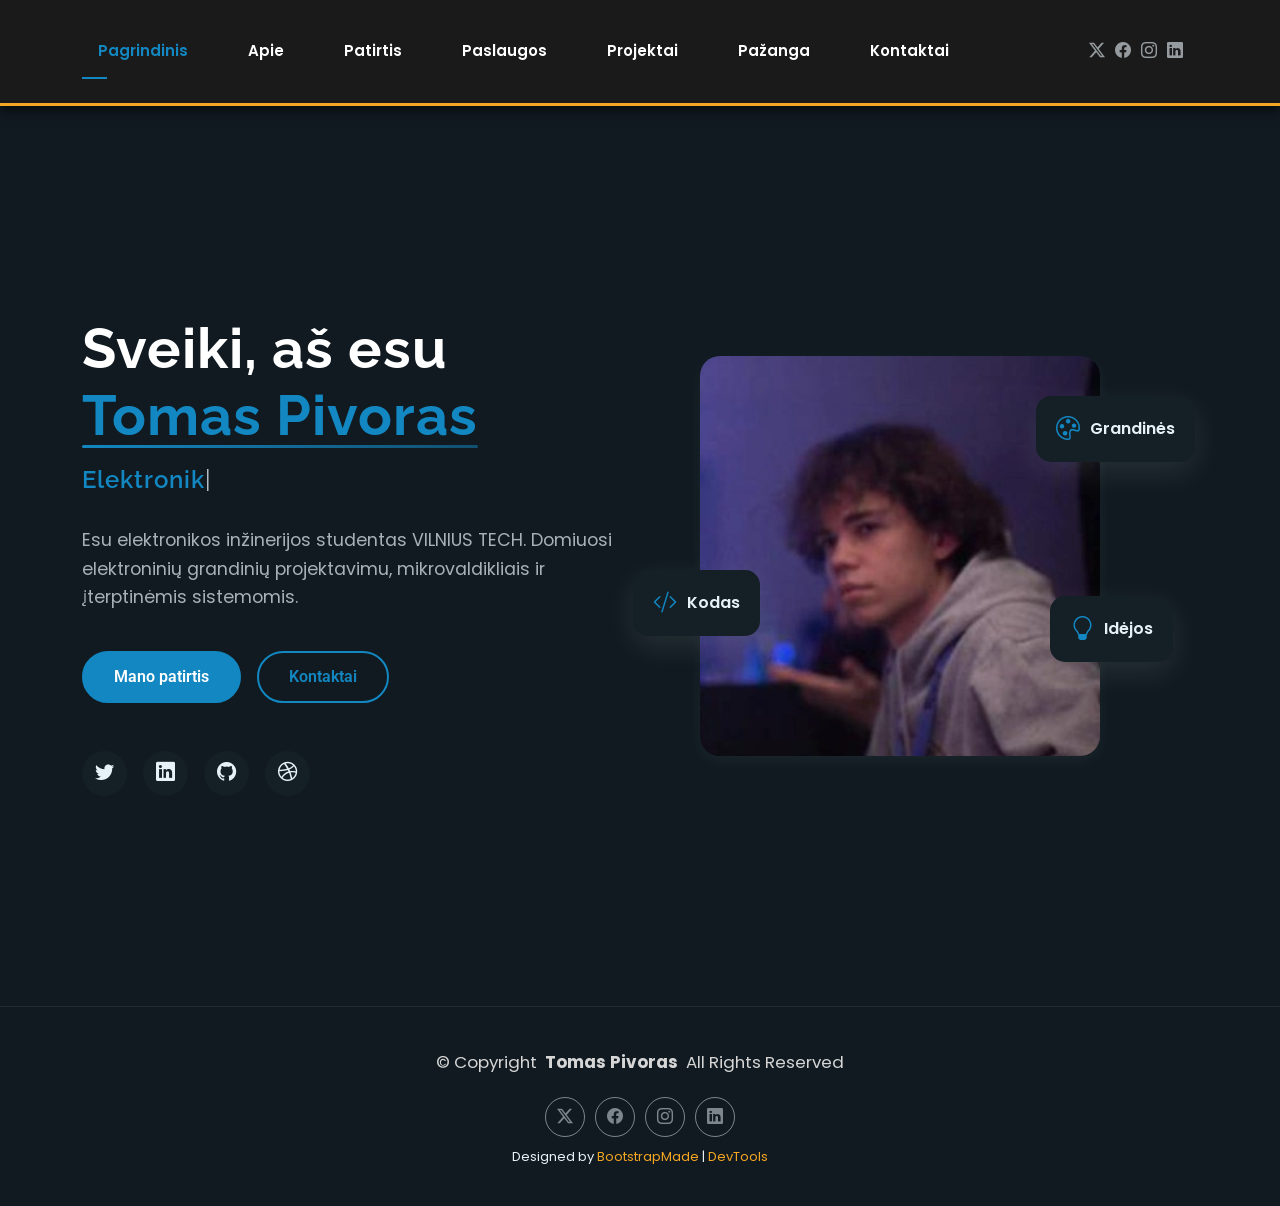
<file: index.html>
<!DOCTYPE html>
<html lang="lt">

<head>
  <meta charset="utf-8">
  <meta content="width=device-width, initial-scale=1.0" name="viewport">
  <title>Mano CV</title>
  <meta name="description" content="Tomas Pivoras CV puslapis">
  <meta name="keywords" content="CV, elektronikos inžinierius, Tomas Pivoras">
  <meta name="author" content="Tomas Pivoras">

  <!-- Favicons -->
  <link href="assets/img/favicon.png" rel="icon">
  <link href="assets/img/apple-touch-icon.png" rel="apple-touch-icon">

  <!-- Fonts -->
  <link href="https://fonts.googleapis.com" rel="preconnect">
  <link href="https://fonts.gstatic.com" rel="preconnect" crossorigin>
  <link href="https://fonts.googleapis.com/css2?family=Roboto:ital,wght@0,100;0,300;0,400;0,500;0,700;0,900;1,100;1,300;1,400;1,500;1,700;1,900&family=Poppins:ital,wght@0,100;0,200;0,300;0,400;0,500;0,600;0,700;0,800;0,900;1,100;1,200;1,300;1,400;1,500;1,600;1,700;1,800;1,900&family=Raleway:ital,wght@0,100;0,200;0,300;0,400;0,500;0,600;0,700;0,800;0,900;1,100;1,200;1,300;1,400;1,500;1,600;1,700;1,800;1,900&display=swap" rel="stylesheet">

  <!-- Vendor CSS Files -->
  <link href="assets/vendor/bootstrap/css/bootstrap.min.css" rel="stylesheet">
  <link href="assets/vendor/bootstrap-icons/bootstrap-icons.css" rel="stylesheet">
  <link href="assets/vendor/aos/aos.css" rel="stylesheet">
  <link href="assets/vendor/swiper/swiper-bundle.min.css" rel="stylesheet">
  <link href="assets/vendor/glightbox/css/glightbox.min.css" rel="stylesheet">

  <!-- Main CSS File -->
  <link href="assets/css/main.css" rel="stylesheet">
  <link href="assets/css/custom.css" rel="stylesheet">

  <!-- =======================================================
  * Template Name: FolioOne
  * Template URL: https://bootstrapmade.com/folioone-bootstrap-portfolio-website-template/
  * Updated: Aug 23 2025 with Bootstrap v5.3.7
  * Author: BootstrapMade.com
  * License: https://bootstrapmade.com/license/
  ======================================================== -->
</head>

<body class="index-page">

  <header id="header" class="header d-flex align-items-center light-background sticky-top">
    <div class="container position-relative d-flex align-items-center justify-content-between">

      <!-- <a href="index.html" class="logo d-flex align-items-center me-auto me-xl-0">
      <img src="assets/img/logo.webp" alt="">
      <h1 class="sitename">FolioOne</h1> 
    </a> -->

      <nav id="navmenu" class="navmenu">
        <ul>
          <li><a href="index.html" class="active">Pagrindinis</a></li>
          <li><a href="about.html">Apie</a></li>
          <li><a href="resume.html">Patirtis</a></li>
          <li><a href="services.html">Paslaugos</a></li>
          <li><a href="portfolio.html">Projektai</a></li>
          <li><a href="progress.html">Pažanga</a></li>
          <li><a href="contact.html">Kontaktai</a></li>
        </ul>
        <i class="mobile-nav-toggle d-xl-none bi bi-list"></i>
      </nav>

      <div class="header-social-links">
        <a href="#" class="twitter"><i class="bi bi-twitter-x"></i></a>
        <a href="#" class="facebook"><i class="bi bi-facebook"></i></a>
        <a href="#" class="instagram"><i class="bi bi-instagram"></i></a>
        <a href="#" class="linkedin"><i class="bi bi-linkedin"></i></a>
      </div>

    </div>
  </header>

  <main class="main">

    <!-- Hero Section -->
    <section id="hero" class="hero section">

      <div class="container" data-aos="fade-up" data-aos-delay="100">

        <div class="row gy-4 align-items-center">
          <div class="col-lg-6 order-2 order-lg-1">
            <div class="hero-content">
              <h1 data-aos="fade-up" data-aos-delay="200">Sveiki, aš esu <span class="highlight">Tomas Pivoras</span></h1>
              <h2 data-aos="fade-up" data-aos-delay="300"><span class="typed" data-typed-items="Elektronikos inžinierius"></span></h2>
              <p data-aos="fade-up" data-aos-delay="400">Esu elektronikos inžinerijos studentas VILNIUS TECH. Domiuosi elektroninių grandinių projektavimu, mikrovaldikliais ir įterptinėmis sistemomis.</p>
              <div class="hero-actions" data-aos="fade-up" data-aos-delay="500">
                <a href="resume.html" class="btn btn-primary">Mano patirtis</a>
                <a href="contact.html" class="btn btn-outline">Kontaktai</a>
              </div>
              <div class="social-links" data-aos="fade-up" data-aos-delay="600">
                <a href="#"><i class="bi bi-twitter"></i></a>
                <a href="#"><i class="bi bi-linkedin"></i></a>
                <a href="#"><i class="bi bi-github"></i></a>
                <a href="#"><i class="bi bi-dribbble"></i></a>
              </div>
            </div>
          </div>
          <div class="col-lg-6 order-1 order-lg-2">
            <div class="hero-image" data-aos="zoom-in" data-aos-delay="300">
              <div class="image-wrapper">
                <img src="assets/img/profile.jpg" alt="Tomas Pivoras portretas" width="400" height="400" class="img-fluid">
                <div class="floating-elements">
                  <div class="floating-card design" data-aos="fade-left" data-aos-delay="700">
                    <i class="bi bi-palette"></i>
                    <span>Grandinės</span>
                  </div>
                  <div class="floating-card code" data-aos="fade-right" data-aos-delay="800">
                    <i class="bi bi-code-slash"></i>
                    <span>Kodas</span>
                  </div>
                  <div class="floating-card creativity" data-aos="fade-up" data-aos-delay="900">
                    <i class="bi bi-lightbulb"></i>
                    <span>Idėjos</span>
                  </div>
                </div>
              </div>
            </div>
          </div>
        </div>

      </div>

    </section><!-- /Hero Section -->

  </main>

  <footer id="footer" class="footer">

    <div class="container">
      <div class="copyright text-center ">
        <p>© <span>Copyright</span> <strong class="px-1 sitename">Tomas Pivoras</strong> <span>All Rights Reserved<br></span></p>
      </div>
      <div class="social-links d-flex justify-content-center">
        <a href=""><i class="bi bi-twitter-x"></i></a>
        <a href=""><i class="bi bi-facebook"></i></a>
        <a href=""><i class="bi bi-instagram"></i></a>
        <a href=""><i class="bi bi-linkedin"></i></a>
      </div>
      <div class="credits">
        <!-- All the links in the footer should remain intact. -->
        <!-- You can delete the links only if you've purchased the pro version. -->
        <!-- Licensing information: https://bootstrapmade.com/license/ -->
        <!-- Purchase the pro version with working PHP/AJAX contact form: [buy-url] -->
        Designed by <a href="https://bootstrapmade.com/">BootstrapMade</a> | <a href="https://bootstrapmade.com/tools/">DevTools</a>
      </div>
    </div>

  </footer>

  <!-- Scroll Top -->
  <a href="#" id="scroll-top" class="scroll-top d-flex align-items-center justify-content-center"><i class="bi bi-arrow-up-short"></i></a>

  <!-- Preloader -->
  <div id="preloader"></div>

  <!-- Vendor JS Files -->
  <script src="assets/vendor/bootstrap/js/bootstrap.bundle.min.js"></script>
  <script src="assets/vendor/php-email-form/validate.js"></script>
  <script src="assets/vendor/aos/aos.js"></script>
  <script src="assets/vendor/typed.js/typed.umd.js"></script>
  <script src="assets/vendor/waypoints/noframework.waypoints.js"></script>
  <script src="assets/vendor/purecounter/purecounter_vanilla.js"></script>
  <script src="assets/vendor/swiper/swiper-bundle.min.js"></script>
  <script src="assets/vendor/imagesloaded/imagesloaded.pkgd.min.js"></script>
  <script src="assets/vendor/isotope-layout/isotope.pkgd.min.js"></script>
  <script src="assets/vendor/glightbox/js/glightbox.min.js"></script>

  <!-- Main JS File -->
  <script src="assets/js/main.js"></script>

</body>

</html>
</file>
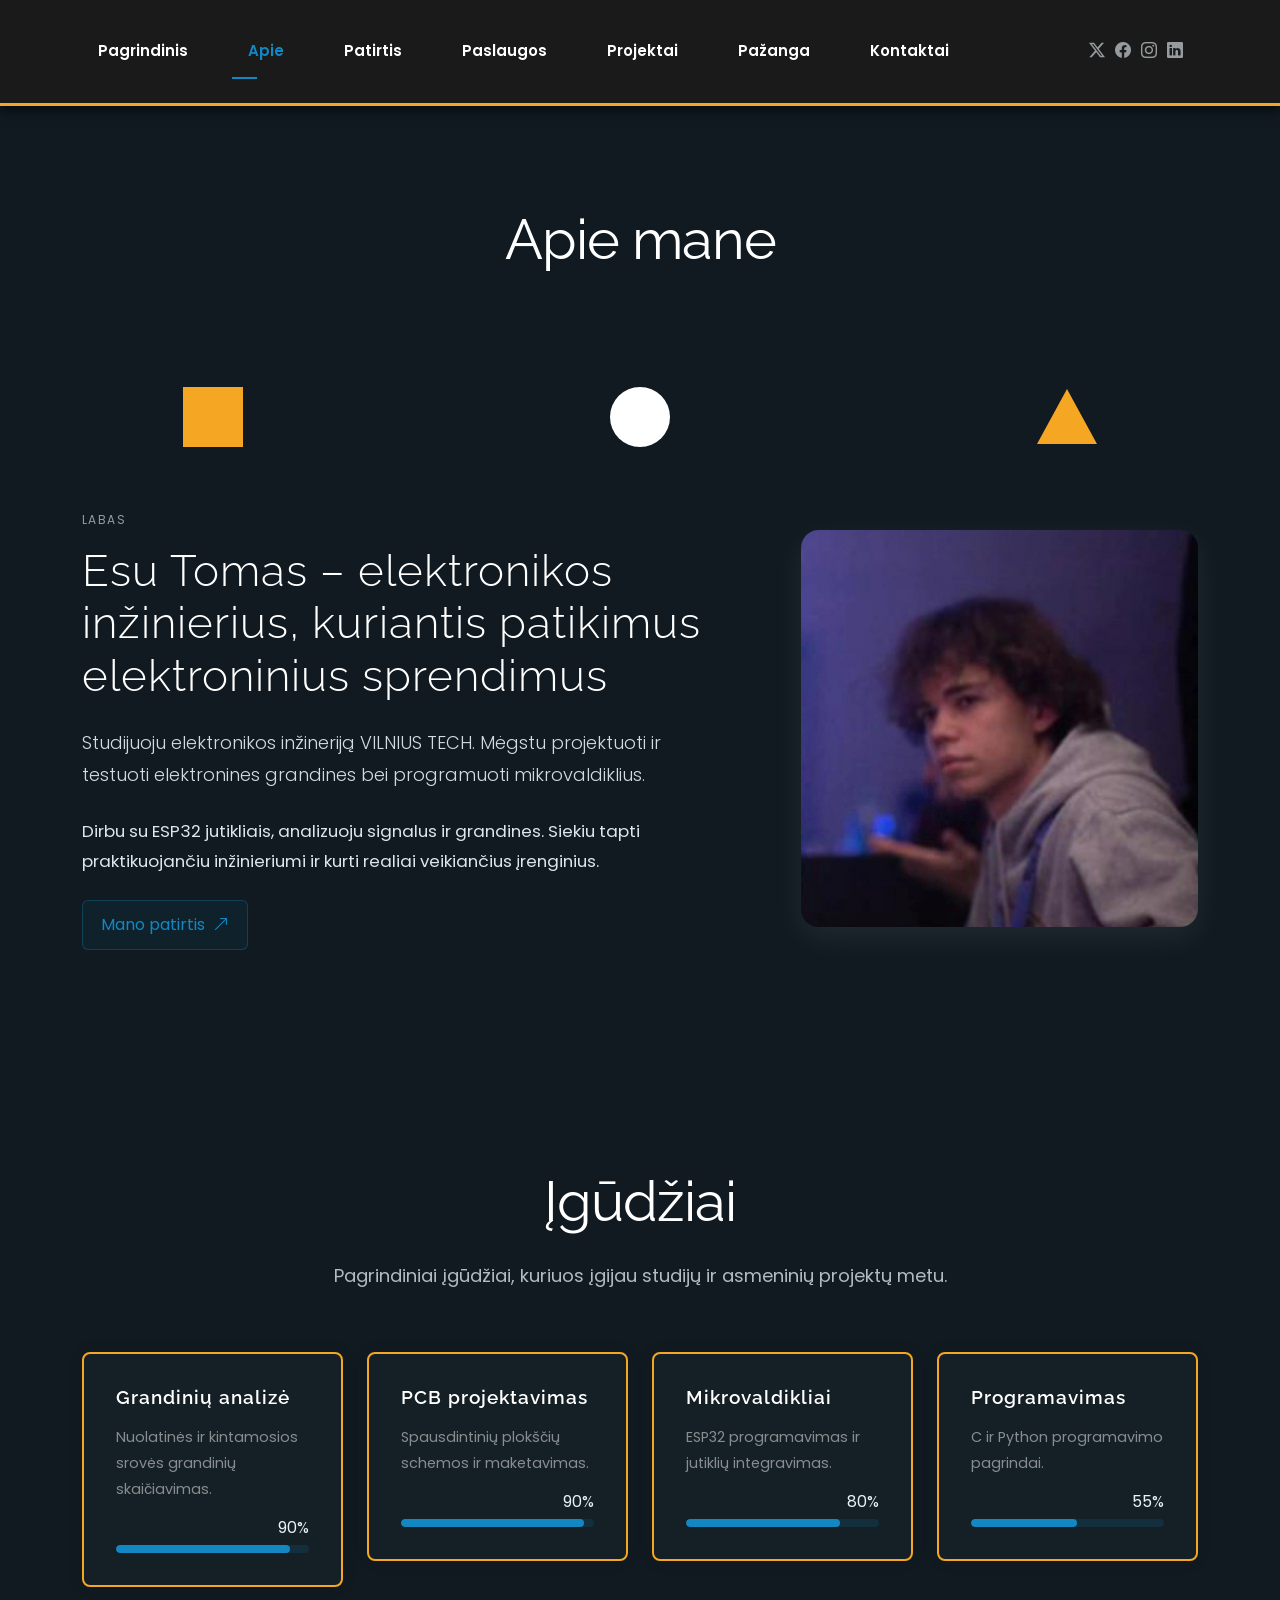
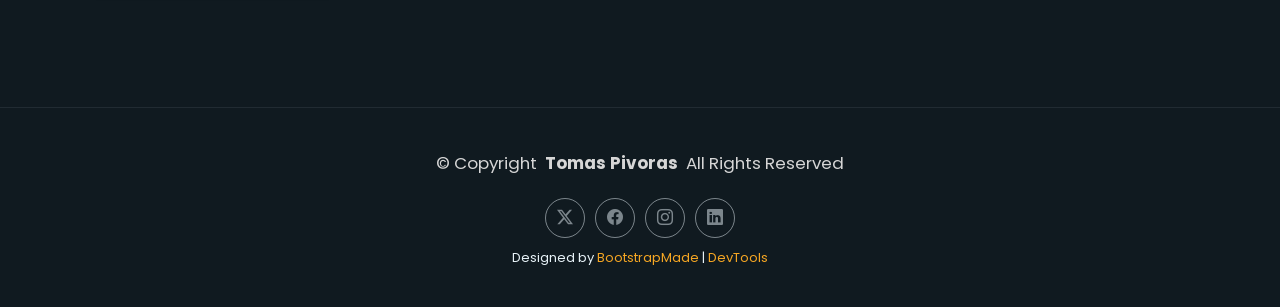
<file: about.html>
<!DOCTYPE html>
<html lang="en">

<head>
  <meta charset="utf-8">
  <meta content="width=device-width, initial-scale=1.0" name="viewport">
  <title>Apie - Mano CV</title>
  <meta name="description" content="Tomas Pivoras CV puslapis">
  <meta name="keywords" content="">

  <!-- Favicons -->
  <link href="assets/img/favicon.png" rel="icon">
  <link href="assets/img/apple-touch-icon.png" rel="apple-touch-icon">

  <!-- Fonts -->
  <link href="https://fonts.googleapis.com" rel="preconnect">
  <link href="https://fonts.gstatic.com" rel="preconnect" crossorigin>
  <link href="https://fonts.googleapis.com/css2?family=Roboto:ital,wght@0,100;0,300;0,400;0,500;0,700;0,900;1,100;1,300;1,400;1,500;1,700;1,900&family=Poppins:ital,wght@0,100;0,200;0,300;0,400;0,500;0,600;0,700;0,800;0,900;1,100;1,200;1,300;1,400;1,500;1,600;1,700;1,800;1,900&family=Raleway:ital,wght@0,100;0,200;0,300;0,400;0,500;0,600;0,700;0,800;0,900;1,100;1,200;1,300;1,400;1,500;1,600;1,700;1,800;1,900&display=swap" rel="stylesheet">

  <!-- Vendor CSS Files -->
  <link href="assets/vendor/bootstrap/css/bootstrap.min.css" rel="stylesheet">
  <link href="assets/vendor/bootstrap-icons/bootstrap-icons.css" rel="stylesheet">
  <link href="assets/vendor/aos/aos.css" rel="stylesheet">
  <link href="assets/vendor/swiper/swiper-bundle.min.css" rel="stylesheet">
  <link href="assets/vendor/glightbox/css/glightbox.min.css" rel="stylesheet">

  <!-- Main CSS File -->
  <link href="assets/css/main.css" rel="stylesheet">
  <link href="assets/css/custom.css" rel="stylesheet">

  <!-- =======================================================
  * Template Name: FolioOne
  * Template URL: https://bootstrapmade.com/folioone-bootstrap-portfolio-website-template/
  * Updated: Aug 23 2025 with Bootstrap v5.3.7
  * Author: BootstrapMade.com
  * License: https://bootstrapmade.com/license/
  ======================================================== -->
</head>

<body class="about-page">

  <header id="header" class="header d-flex align-items-center light-background sticky-top">
    <div class="container position-relative d-flex align-items-center justify-content-between">

      <!-- <a href="index.html" class="logo d-flex align-items-center me-auto me-xl-0">
      <img src="assets/img/logo.webp" alt="">
      <h1 class="sitename">FolioOne</h1> 
    </a> -->

      <nav id="navmenu" class="navmenu">
        <ul>
          <li><a href="index.html">Pagrindinis</a></li>
          <li><a href="about.html" class="active">Apie</a></li>
          <li><a href="resume.html">Patirtis</a></li>
          <li><a href="services.html">Paslaugos</a></li>
          <li><a href="portfolio.html">Projektai</a></li>
          <li><a href="progress.html">Pažanga</a></li>
          <li><a href="contact.html">Kontaktai</a></li>
        </ul>
        <i class="mobile-nav-toggle d-xl-none bi bi-list"></i>
      </nav>

      <div class="header-social-links">
        <a href="#" class="twitter"><i class="bi bi-twitter-x"></i></a>
        <a href="#" class="facebook"><i class="bi bi-facebook"></i></a>
        <a href="#" class="instagram"><i class="bi bi-instagram"></i></a>
        <a href="#" class="linkedin"><i class="bi bi-linkedin"></i></a>
      </div>

    </div>
  </header>

  <main class="main">

    <!-- About Section -->
    <section id="about" class="about section">

      <!-- Section Title -->
      <div class="container section-title" data-aos="fade-up">
        <h2>Apie mane</h2>
      </div><!-- End Section Title -->

      <div class="shapes"><div class="shape shape-square"></div><div class="shape shape-circle"></div><div class="shape shape-triangle"></div></div>
      <div class="container" data-aos="fade-up" data-aos-delay="100">

        <!-- Intro + Photo -->
        <div class="row align-items-center justify-content-between gy-5 mb-5">
          <div class="col-lg-7" data-aos="fade-right" data-aos-delay="150">
            <div class="intro-content">
              <span class="eyebrow">Labas</span>
              <h2 class="headline">Esu Tomas – elektronikos inžinierius, kuriantis patikimus elektroninius sprendimus</h2>
              <p class="lead">
                Studijuoju elektronikos inžineriją VILNIUS TECH. Mėgstu projektuoti ir testuoti elektronines grandines bei programuoti mikrovaldiklius.
              </p>
              <p>
                Dirbu su ESP32 jutikliais, analizuoju signalus ir grandines. Siekiu tapti praktikuojančiu inžinieriumi ir kurti realiai veikiančius įrenginius.
              </p>

              <div class="cta-group">
                <a href="resume.html" class="btn-ghost">
                  Mano patirtis <i class="bi bi-arrow-up-right"></i>
                </a>
              </div>
            </div>
          </div>

          <div class="col-lg-5" data-aos="zoom-in" data-aos-delay="250">
            <figure class="profile-figure text-center text-lg-end">
              <img src="assets/img/profile.jpg" alt="Tomas Pivoras portretas" width="400" height="400" class="img-fluid profile-photo">
            </figure>
          </div>
        </div>
        <!-- End Intro + Photo -->
      </div>
    </section><!-- /About Section -->

    <!-- Skills Section -->
    <section id="skills" class="skills section">

      <!-- Section Title -->
      <div class="container section-title" data-aos="fade-up">
        <h2>Įgūdžiai</h2>
        <p>Pagrindiniai įgūdžiai, kuriuos įgijau studijų ir asmeninių projektų metu.</p>
      </div><!-- End Section Title -->

      <div class="container" data-aos="fade-up" data-aos-delay="100">

        <div class="row g-4 skills-animation">

          <div class="col-md-6 col-lg-3" data-aos="fade-up" data-aos-delay="100">
            <div class="skill-box">
              <h3>Grandinių analizė</h3>
              <p>Nuolatinės ir kintamosios srovės grandinių skaičiavimas.</p>
              <span class="text-end d-block">90%</span>
              <div class="progress">
                <div class="progress-bar" role="progressbar" aria-valuenow="90" aria-valuemin="0" aria-valuemax="100"></div>
              </div>
            </div>
          </div>

          <div class="col-md-6 col-lg-3" data-aos="fade-up" data-aos-delay="200">
            <div class="skill-box">
              <h3>PCB projektavimas</h3>
              <p>Spausdintinių plokščių schemos ir maketavimas.</p>
              <span class="text-end d-block">90%</span>
              <div class="progress">
                <div class="progress-bar" role="progressbar" aria-valuenow="95" aria-valuemin="0" aria-valuemax="100"></div>
              </div>
            </div>
          </div>

          <div class="col-md-6 col-lg-3" data-aos="fade-up" data-aos-delay="300">
            <div class="skill-box">
              <h3>Mikrovaldikliai</h3>
              <p>ESP32 programavimas ir jutiklių integravimas.</p>
              <span class="text-end d-block">80%</span>
              <div class="progress">
                <div class="progress-bar" role="progressbar" aria-valuenow="80" aria-valuemin="0" aria-valuemax="100"></div>
              </div>
            </div>
          </div>

          <div class="col-md-6 col-lg-3" data-aos="fade-up" data-aos-delay="400">
            <div class="skill-box">
              <h3>Programavimas</h3>
              <p>C ir Python programavimo pagrindai.</p>
              <span class="text-end d-block">55%</span>
              <div class="progress">
                <div class="progress-bar" role="progressbar" aria-valuenow="55" aria-valuemin="0" aria-valuemax="100">
                </div>
              </div>
            </div>
          </div>

        </div>

      </div>

    </section><!-- /Skills Section -->
  </main>

  <footer id="footer" class="footer">

    <div class="container">
      <div class="copyright text-center ">
        <p>© <span>Copyright</span> <strong class="px-1 sitename">Tomas Pivoras</strong> <span>All Rights Reserved<br></span></p>
      </div>
      <div class="social-links d-flex justify-content-center">
        <a href=""><i class="bi bi-twitter-x"></i></a>
        <a href=""><i class="bi bi-facebook"></i></a>
        <a href=""><i class="bi bi-instagram"></i></a>
        <a href=""><i class="bi bi-linkedin"></i></a>
      </div>
      <div class="credits">
        <!-- All the links in the footer should remain intact. -->
        <!-- You can delete the links only if you've purchased the pro version. -->
        <!-- Licensing information: https://bootstrapmade.com/license/ -->
        <!-- Purchase the pro version with working PHP/AJAX contact form: [buy-url] -->
        Designed by <a href="https://bootstrapmade.com/">BootstrapMade</a> | <a href="https://bootstrapmade.com/tools/">DevTools</a>
      </div>
    </div>

  </footer>

  <!-- Scroll Top -->
  <a href="#" id="scroll-top" class="scroll-top d-flex align-items-center justify-content-center"><i class="bi bi-arrow-up-short"></i></a>

  <!-- Preloader -->
  <div id="preloader"></div>

  <!-- Vendor JS Files -->
  <script src="assets/vendor/bootstrap/js/bootstrap.bundle.min.js"></script>
  <script src="assets/vendor/php-email-form/validate.js"></script>
  <script src="assets/vendor/aos/aos.js"></script>
  <script src="assets/vendor/typed.js/typed.umd.js"></script>
  <script src="assets/vendor/waypoints/noframework.waypoints.js"></script>
  <script src="assets/vendor/purecounter/purecounter_vanilla.js"></script>
  <script src="assets/vendor/swiper/swiper-bundle.min.js"></script>
  <script src="assets/vendor/imagesloaded/imagesloaded.pkgd.min.js"></script>
  <script src="assets/vendor/isotope-layout/isotope.pkgd.min.js"></script>
  <script src="assets/vendor/glightbox/js/glightbox.min.js"></script>

  <!-- Main JS File -->
  <script src="assets/js/main.js"></script>

</body>

</html>
</file>
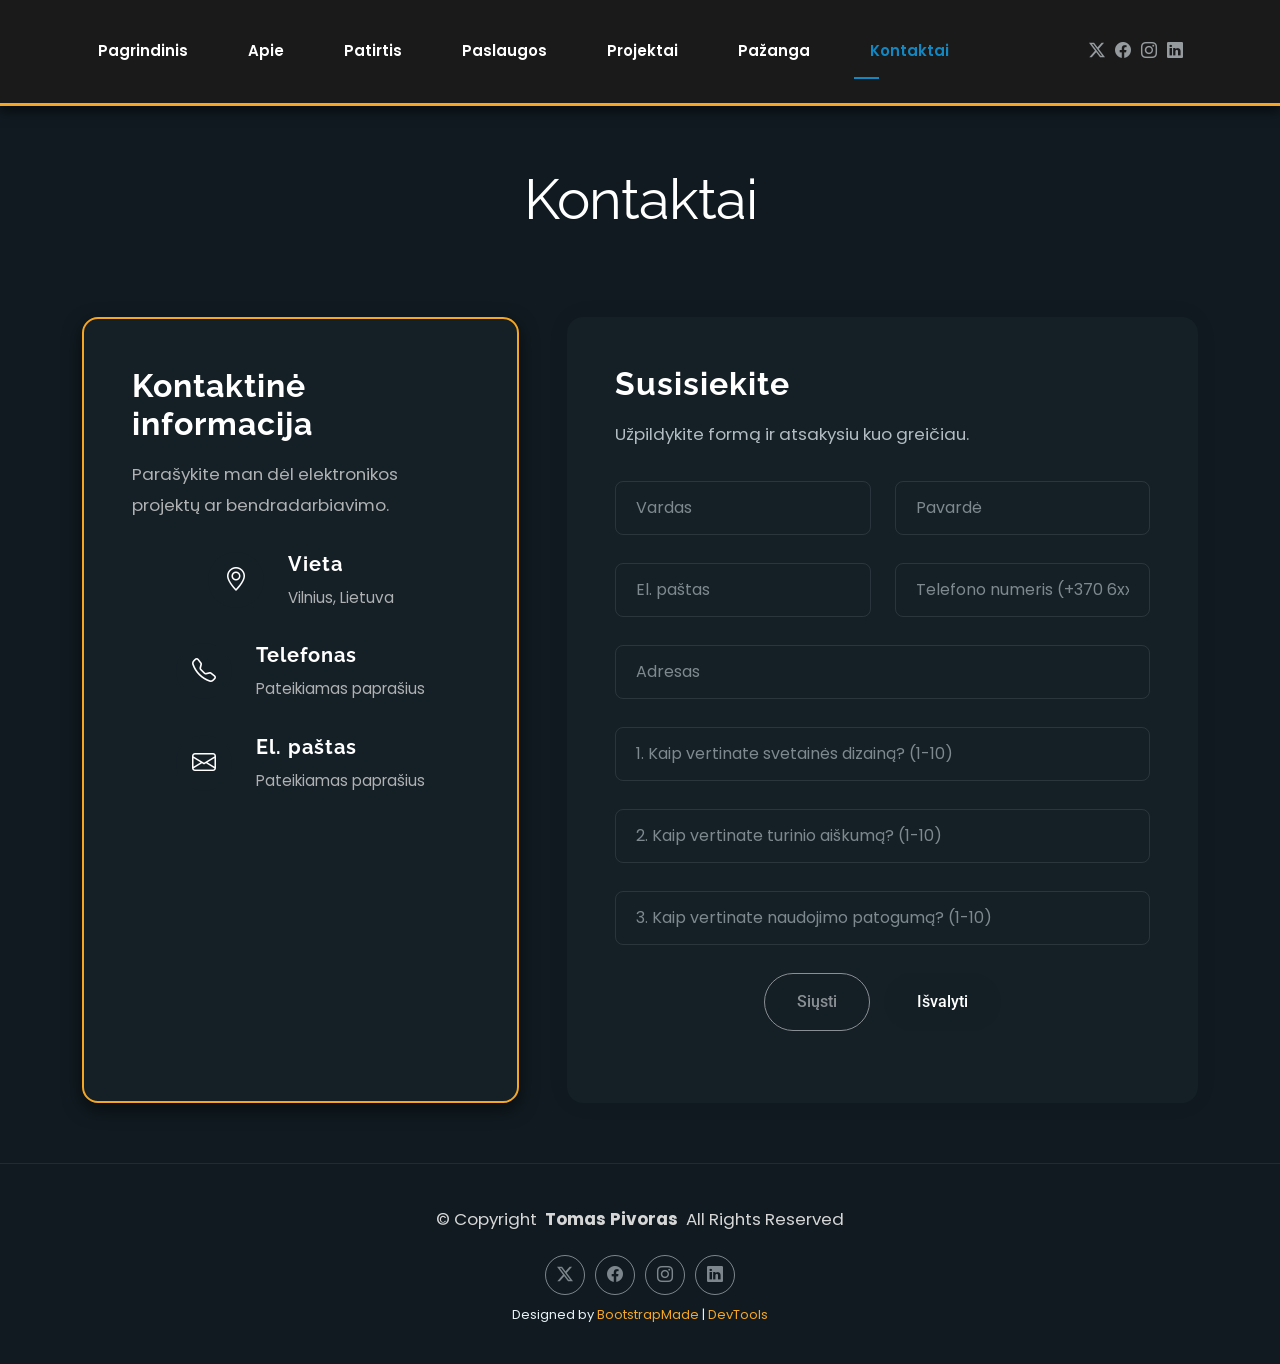
<file: contact.html>
<!DOCTYPE html>
<html lang="en">

<head>
  <meta charset="utf-8">
  <meta content="width=device-width, initial-scale=1.0" name="viewport">
  <title>Kontaktai - Mano CV</title>
  <meta name="description" content="Tomas Pivoras CV puslapis">
  <meta name="keywords" content="">

  <!-- Favicons -->
  <link href="assets/img/favicon.png" rel="icon">
  <link href="assets/img/apple-touch-icon.png" rel="apple-touch-icon">

  <!-- Fonts -->
  <link href="https://fonts.googleapis.com" rel="preconnect">
  <link href="https://fonts.gstatic.com" rel="preconnect" crossorigin>
  <link href="https://fonts.googleapis.com/css2?family=Roboto:ital,wght@0,100;0,300;0,400;0,500;0,700;0,900;1,100;1,300;1,400;1,500;1,700;1,900&family=Poppins:ital,wght@0,100;0,200;0,300;0,400;0,500;0,600;0,700;0,800;0,900;1,100;1,200;1,300;1,400;1,500;1,600;1,700;1,800;1,900&family=Raleway:ital,wght@0,100;0,200;0,300;0,400;0,500;0,600;0,700;0,800;0,900;1,100;1,200;1,300;1,400;1,500;1,600;1,700;1,800;1,900&display=swap" rel="stylesheet">

  <!-- Vendor CSS Files -->
  <link href="assets/vendor/bootstrap/css/bootstrap.min.css" rel="stylesheet">
  <link href="assets/vendor/bootstrap-icons/bootstrap-icons.css" rel="stylesheet">
  <link href="assets/vendor/aos/aos.css" rel="stylesheet">
  <link href="assets/vendor/swiper/swiper-bundle.min.css" rel="stylesheet">
  <link href="assets/vendor/glightbox/css/glightbox.min.css" rel="stylesheet">

  <!-- Main CSS File -->
  <link href="assets/css/main.css" rel="stylesheet">
  <link href="assets/css/custom.css" rel="stylesheet">

  <!-- =======================================================
  * Template Name: FolioOne
  * Template URL: https://bootstrapmade.com/folioone-bootstrap-portfolio-website-template/
  * Updated: Aug 23 2025 with Bootstrap v5.3.7
  * Author: BootstrapMade.com
  * License: https://bootstrapmade.com/license/
  ======================================================== -->
</head>

<body class="contact-page">

  <header id="header" class="header d-flex align-items-center light-background sticky-top">
    <div class="container position-relative d-flex align-items-center justify-content-between">

      <!-- <a href="index.html" class="logo d-flex align-items-center me-auto me-xl-0">
      <img src="assets/img/logo.webp" alt="">
      <h1 class="sitename">FolioOne</h1> 
    </a> -->

      <nav id="navmenu" class="navmenu">
        <ul>
          <li><a href="index.html">Pagrindinis</a></li>
          <li><a href="about.html">Apie</a></li>
          <li><a href="resume.html">Patirtis</a></li>
          <li><a href="services.html">Paslaugos</a></li>
          <li><a href="portfolio.html">Projektai</a></li>
          <li><a href="progress.html">Pažanga</a></li>
          <li><a href="contact.html" class="active">Kontaktai</a></li>
        </ul>
        <i class="mobile-nav-toggle d-xl-none bi bi-list"></i>
      </nav>

      <div class="header-social-links">
        <a href="#" class="twitter"><i class="bi bi-twitter-x"></i></a>
        <a href="#" class="facebook"><i class="bi bi-facebook"></i></a>
        <a href="#" class="instagram"><i class="bi bi-instagram"></i></a>
        <a href="#" class="linkedin"><i class="bi bi-linkedin"></i></a>
      </div>

    </div>
  </header>

  <main class="main">

    <!-- Contact Section -->
    <section id="contact" class="contact section">

      <!-- Section Title -->
      <div class="container section-title" data-aos="fade-up">
        <h2>Kontaktai</h2>
      </div><!-- End Section Title -->

      <div class="container" data-aos="fade-up" data-aos-delay="100">

        <div class="row g-4 g-lg-5">
          <div class="col-lg-5">
            <div class="info-box" data-aos="fade-up" data-aos-delay="200">
              <h3>Kontaktinė informacija</h3>
              <p>Parašykite man dėl elektronikos projektų ar bendradarbiavimo.</p>

              <div class="info-item" data-aos="fade-up" data-aos-delay="300">
                <div class="icon-box">
                  <i class="bi bi-geo-alt"></i>
                </div>
                <div class="content">
                  <h4>Vieta</h4>
                  <p>Vilnius, Lietuva</p>
                </div>
              </div>

              <div class="info-item" data-aos="fade-up" data-aos-delay="400">
                <div class="icon-box">
                  <i class="bi bi-telephone"></i>
                </div>
                <div class="content">
                  <h4>Telefonas</h4>
                  <p>Pateikiamas paprašius</p>
                </div>
              </div>

              <div class="info-item" data-aos="fade-up" data-aos-delay="500">
                <div class="icon-box">
                  <i class="bi bi-envelope"></i>
                </div>
                <div class="content">
                  <h4>El. paštas</h4>
                  <p>Pateikiamas paprašius</p>
                </div>
              </div>
            </div>
          </div>

          <div class="col-lg-7">
            <div class="contact-form" data-aos="fade-up" data-aos-delay="300">
              <h3>Susisiekite</h3>
              <p>Užpildykite formą ir atsakysiu kuo greičiau.</p>

              <form id="kontaktu-forma" novalidate>
                <div class="row gy-4">

                  <div class="col-md-6">
                    <input type="text" name="vardas" class="form-control" placeholder="Vardas" required>
                  </div>

                  <div class="col-md-6">
                    <input type="text" name="pavarde" class="form-control" placeholder="Pavardė" required>
                  </div>

                  <div class="col-md-6">
                    <input type="email" name="email" class="form-control" placeholder="El. paštas" required>
                  </div>

                  <div class="col-md-6">
                    <input type="text" name="telefonas" class="form-control" placeholder="Telefono numeris (+370 6xx xxxxx)" maxlength="14" inputmode="numeric" required>
                  </div>

                  <div class="col-12">
                    <input type="text" name="adresas" class="form-control" placeholder="Adresas" required>
                  </div>

                  <div class="col-12">
                    <input type="number" name="k1" class="form-control" placeholder="1. Kaip vertinate svetainės dizainą? (1-10)" min="1" max="10" step="1" required>
                  </div>

                  <div class="col-12">
                    <input type="number" name="k2" class="form-control" placeholder="2. Kaip vertinate turinio aiškumą? (1-10)" min="1" max="10" step="1" required>
                  </div>

                  <div class="col-12">
                    <input type="number" name="k3" class="form-control" placeholder="3. Kaip vertinate naudojimo patogumą? (1-10)" min="1" max="10" step="1" required>
                  </div>

                  <div class="col-12 text-center">
                    <button type="submit" id="siusti" class="btn" disabled>Siųsti</button>
                    <button type="button" id="isvalyti" class="btn">Išvalyti</button>
                  </div>

                </div>
              </form>

              <div id="rezultatas" class="mt-4"></div>

            </div>
          </div>

        </div>

      </div>

    </section><!-- /Contact Section -->

  </main>

  <footer id="footer" class="footer">

    <div class="container">
      <div class="copyright text-center ">
        <p>© <span>Copyright</span> <strong class="px-1 sitename">Tomas Pivoras</strong> <span>All Rights Reserved<br></span></p>
      </div>
      <div class="social-links d-flex justify-content-center">
        <a href=""><i class="bi bi-twitter-x"></i></a>
        <a href=""><i class="bi bi-facebook"></i></a>
        <a href=""><i class="bi bi-instagram"></i></a>
        <a href=""><i class="bi bi-linkedin"></i></a>
      </div>
      <div class="credits">
        <!-- All the links in the footer should remain intact. -->
        <!-- You can delete the links only if you've purchased the pro version. -->
        <!-- Licensing information: https://bootstrapmade.com/license/ -->
        <!-- Purchase the pro version with working PHP/AJAX contact form: [buy-url] -->
        Designed by <a href="https://bootstrapmade.com/">BootstrapMade</a> | <a href="https://bootstrapmade.com/tools/">DevTools</a>
      </div>
    </div>

  </footer>

  <!-- Scroll Top -->
  <a href="#" id="scroll-top" class="scroll-top d-flex align-items-center justify-content-center"><i class="bi bi-arrow-up-short"></i></a>

  <!-- Preloader -->
  <div id="preloader"></div>

  <!-- Vendor JS Files -->
  <script src="assets/vendor/bootstrap/js/bootstrap.bundle.min.js"></script>
  <script src="assets/vendor/php-email-form/validate.js"></script>
  <script src="assets/vendor/aos/aos.js"></script>
  <script src="assets/vendor/typed.js/typed.umd.js"></script>
  <script src="assets/vendor/waypoints/noframework.waypoints.js"></script>
  <script src="assets/vendor/purecounter/purecounter_vanilla.js"></script>
  <script src="assets/vendor/swiper/swiper-bundle.min.js"></script>
  <script src="assets/vendor/imagesloaded/imagesloaded.pkgd.min.js"></script>
  <script src="assets/vendor/isotope-layout/isotope.pkgd.min.js"></script>
  <script src="assets/vendor/glightbox/js/glightbox.min.js"></script>

  <!-- Main JS File -->
  <script src="assets/js/main.js"></script>
  <script src="assets/js/custom.js"></script>

</body>

</html>
</file>
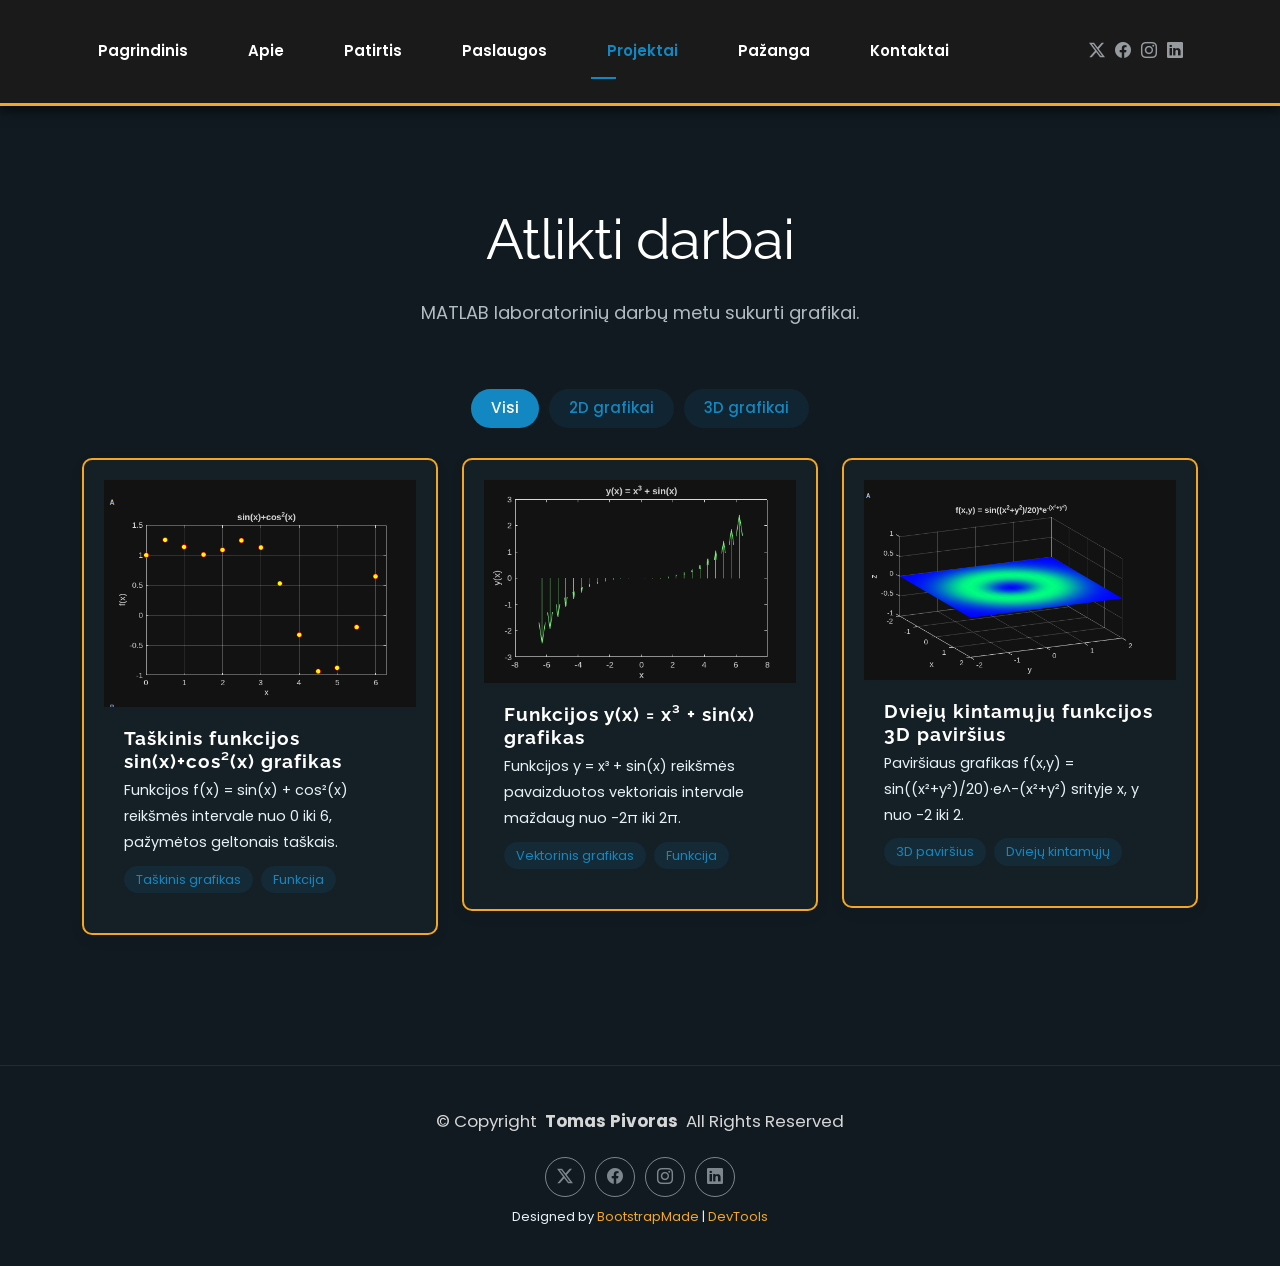
<file: portfolio.html>
<!DOCTYPE html>
<html lang="en">

<head>
  <meta charset="utf-8">
  <meta content="width=device-width, initial-scale=1.0" name="viewport">
  <title>Atlikti darbai - Mano CV</title>
  <meta name="description" content="Tomas Pivoras CV puslapis">
  <meta name="keywords" content="">

  <!-- Favicons -->
  <link href="assets/img/favicon.png" rel="icon">
  <link href="assets/img/apple-touch-icon.png" rel="apple-touch-icon">

  <!-- Fonts -->
  <link href="https://fonts.googleapis.com" rel="preconnect">
  <link href="https://fonts.gstatic.com" rel="preconnect" crossorigin>
  <link href="https://fonts.googleapis.com/css2?family=Roboto:ital,wght@0,100;0,300;0,400;0,500;0,700;0,900;1,100;1,300;1,400;1,500;1,700;1,900&family=Poppins:ital,wght@0,100;0,200;0,300;0,400;0,500;0,600;0,700;0,800;0,900;1,100;1,200;1,300;1,400;1,500;1,600;1,700;1,800;1,900&family=Raleway:ital,wght@0,100;0,200;0,300;0,400;0,500;0,600;0,700;0,800;0,900;1,100;1,200;1,300;1,400;1,500;1,600;1,700;1,800;1,900&display=swap" rel="stylesheet">

  <!-- Vendor CSS Files -->
  <link href="assets/vendor/bootstrap/css/bootstrap.min.css" rel="stylesheet">
  <link href="assets/vendor/bootstrap-icons/bootstrap-icons.css" rel="stylesheet">
  <link href="assets/vendor/aos/aos.css" rel="stylesheet">
  <link href="assets/vendor/swiper/swiper-bundle.min.css" rel="stylesheet">
  <link href="assets/vendor/glightbox/css/glightbox.min.css" rel="stylesheet">

  <!-- Main CSS File -->
  <link href="assets/css/main.css" rel="stylesheet">
  <link href="assets/css/custom.css" rel="stylesheet">

  <!-- =======================================================
  * Template Name: FolioOne
  * Template URL: https://bootstrapmade.com/folioone-bootstrap-portfolio-website-template/
  * Updated: Aug 23 2025 with Bootstrap v5.3.7
  * Author: BootstrapMade.com
  * License: https://bootstrapmade.com/license/
  ======================================================== -->
</head>

<body class="portfolio-page">

  <header id="header" class="header d-flex align-items-center light-background sticky-top">
    <div class="container position-relative d-flex align-items-center justify-content-between">

      <!-- <a href="index.html" class="logo d-flex align-items-center me-auto me-xl-0">
      <img src="assets/img/logo.webp" alt="">
      <h1 class="sitename">FolioOne</h1> 
    </a> -->

      <nav id="navmenu" class="navmenu">
        <ul>
          <li><a href="index.html">Pagrindinis</a></li>
          <li><a href="about.html">Apie</a></li>
          <li><a href="resume.html">Patirtis</a></li>
          <li><a href="services.html">Paslaugos</a></li>
          <li><a href="portfolio.html" class="active">Projektai</a></li>
          <li><a href="progress.html">Pažanga</a></li>
          <li><a href="contact.html">Kontaktai</a></li>
        </ul>
        <i class="mobile-nav-toggle d-xl-none bi bi-list"></i>
      </nav>

      <div class="header-social-links">
        <a href="#" class="twitter"><i class="bi bi-twitter-x"></i></a>
        <a href="#" class="facebook"><i class="bi bi-facebook"></i></a>
        <a href="#" class="instagram"><i class="bi bi-instagram"></i></a>
        <a href="#" class="linkedin"><i class="bi bi-linkedin"></i></a>
      </div>

    </div>
  </header>

  <main class="main">

    <!-- Portfolio Section -->
    <section id="portfolio" class="portfolio section">

      <!-- Section Title -->
      <div class="container section-title" data-aos="fade-up">
        <h2>Atlikti darbai</h2>
        <p>MATLAB laboratorinių darbų metu sukurti grafikai.</p>
      </div><!-- End Section Title -->

      <div class="container" data-aos="fade-up" data-aos-delay="100">

        <div class="isotope-layout" data-default-filter="*" data-layout="masonry" data-sort="original-order">
          <ul class="portfolio-filters isotope-filters" data-aos="fade-up" data-aos-delay="200">
            <li data-filter="*" class="filter-active">Visi</li>
            <li data-filter=".filter-2d">2D grafikai</li>
            <li data-filter=".filter-3d">3D grafikai</li>
          </ul><!-- End Portfolio Filters -->

          <div class="row gy-4 isotope-container" data-aos="fade-up" data-aos-delay="300">
            <div class="col-lg-4 col-md-6 portfolio-item isotope-item filter-2d">
              <div class="portfolio-card">
                <div class="portfolio-img">
                  <img src="assets/img/matlab-1.png" alt="Taškinis MATLAB grafikas, vaizduojantis funkciją sin(x)+cos²(x)" width="528" height="385" class="img-fluid">
                  <div class="portfolio-overlay">
                    <a href="assets/img/matlab-1.png" class="glightbox portfolio-lightbox"><i class="bi bi-plus"></i></a>
                  </div>
                </div>
                <div class="portfolio-info">
                  <h4>Taškinis funkcijos sin(x)+cos²(x) grafikas</h4>
                  <p>Funkcijos f(x) = sin(x) + cos²(x) reikšmės intervale nuo 0 iki 6, pažymėtos geltonais taškais.</p>
                  <div class="portfolio-tags">
                    <span>Taškinis grafikas</span>
                    <span>Funkcija</span>
                  </div>
                </div>
              </div>
            </div>

            <div class="col-lg-4 col-md-6 portfolio-item isotope-item filter-2d">
              <div class="portfolio-card">
                <div class="portfolio-img">
                  <img src="assets/img/matlab-2.png" alt="MATLAB grafikas su vektoriais, vaizduojantis funkciją y = x³ + sin(x)" width="503" height="328" class="img-fluid">
                  <div class="portfolio-overlay">
                    <a href="assets/img/matlab-2.png" class="glightbox portfolio-lightbox"><i class="bi bi-plus"></i></a>
                  </div>
                </div>
                <div class="portfolio-info">
                  <h4>Funkcijos y(x) = x³ + sin(x) grafikas</h4>
                  <p>Funkcijos y = x³ + sin(x) reikšmės pavaizduotos vektoriais intervale maždaug nuo -2π iki 2π.</p>
                  <div class="portfolio-tags">
                    <span>Vektorinis grafikas</span>
                    <span>Funkcija</span>
                  </div>
                </div>
              </div>
            </div>

            <div class="col-lg-4 col-md-6 portfolio-item isotope-item filter-3d">
              <div class="portfolio-card">
                <div class="portfolio-img">
                  <img src="assets/img/matlab-3.png" alt="Trimatis MATLAB paviršiaus grafikas funkcijos f(x,y) = sin((x²+y²)/20)·e^-(x²+y²)" width="570" height="365" class="img-fluid">
                  <div class="portfolio-overlay">
                    <a href="assets/img/matlab-3.png" class="glightbox portfolio-lightbox"><i class="bi bi-plus"></i></a>
                  </div>
                </div>
                <div class="portfolio-info">
                  <h4>Dviejų kintamųjų funkcijos 3D paviršius</h4>
                  <p>Paviršiaus grafikas f(x,y) = sin((x²+y²)/20)·e^-(x²+y²) srityje x, y nuo -2 iki 2.</p>
                  <div class="portfolio-tags">
                    <span>3D paviršius</span>
                    <span>Dviejų kintamųjų</span>
                  </div>
                </div>
              </div>
            </div>
          </div><!-- End Portfolio Items Container -->

        </div>

      </div>

    </section><!-- /Portfolio Section -->

  </main>

  <footer id="footer" class="footer">

    <div class="container">
      <div class="copyright text-center ">
        <p>© <span>Copyright</span> <strong class="px-1 sitename">Tomas Pivoras</strong> <span>All Rights Reserved<br></span></p>
      </div>
      <div class="social-links d-flex justify-content-center">
        <a href=""><i class="bi bi-twitter-x"></i></a>
        <a href=""><i class="bi bi-facebook"></i></a>
        <a href=""><i class="bi bi-instagram"></i></a>
        <a href=""><i class="bi bi-linkedin"></i></a>
      </div>
      <div class="credits">
        <!-- All the links in the footer should remain intact. -->
        <!-- You can delete the links only if you've purchased the pro version. -->
        <!-- Licensing information: https://bootstrapmade.com/license/ -->
        <!-- Purchase the pro version with working PHP/AJAX contact form: [buy-url] -->
        Designed by <a href="https://bootstrapmade.com/">BootstrapMade</a> | <a href="https://bootstrapmade.com/tools/">DevTools</a>
      </div>
    </div>

  </footer>

  <!-- Scroll Top -->
  <a href="#" id="scroll-top" class="scroll-top d-flex align-items-center justify-content-center"><i class="bi bi-arrow-up-short"></i></a>

  <!-- Preloader -->
  <div id="preloader"></div>

  <!-- Vendor JS Files -->
  <script src="assets/vendor/bootstrap/js/bootstrap.bundle.min.js"></script>
  <script src="assets/vendor/php-email-form/validate.js"></script>
  <script src="assets/vendor/aos/aos.js"></script>
  <script src="assets/vendor/typed.js/typed.umd.js"></script>
  <script src="assets/vendor/waypoints/noframework.waypoints.js"></script>
  <script src="assets/vendor/purecounter/purecounter_vanilla.js"></script>
  <script src="assets/vendor/swiper/swiper-bundle.min.js"></script>
  <script src="assets/vendor/imagesloaded/imagesloaded.pkgd.min.js"></script>
  <script src="assets/vendor/isotope-layout/isotope.pkgd.min.js"></script>
  <script src="assets/vendor/glightbox/js/glightbox.min.js"></script>

  <!-- Main JS File -->
  <script src="assets/js/main.js"></script>

</body>

</html>
</file>
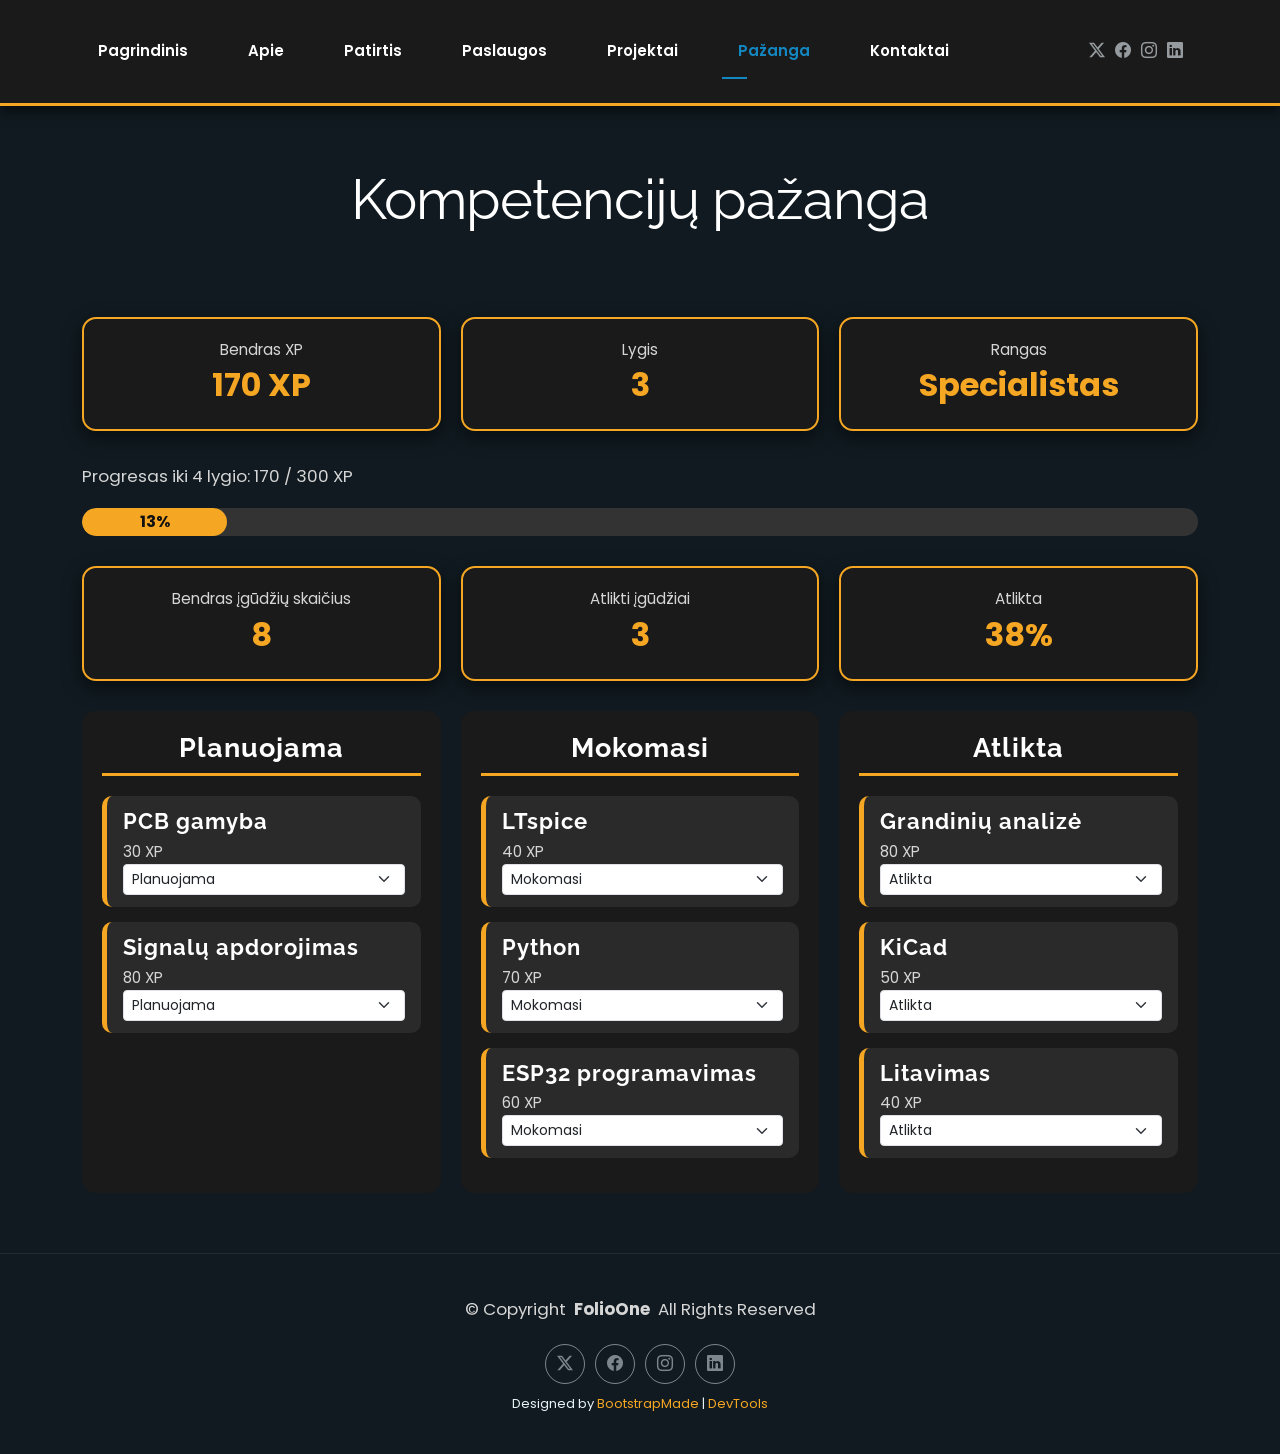
<file: progress.html>
<!DOCTYPE html>
<html lang="en">

<head>
  <meta charset="utf-8">
  <meta content="width=device-width, initial-scale=1.0" name="viewport">
  <title>Kompetencijų pažanga - Mano CV</title>
  <meta name="description" content="">
  <meta name="keywords" content="">

  <!-- Favicons -->
  <link href="assets/img/favicon.png" rel="icon">
  <link href="assets/img/apple-touch-icon.png" rel="apple-touch-icon">

  <!-- Fonts -->
  <link href="https://fonts.googleapis.com" rel="preconnect">
  <link href="https://fonts.gstatic.com" rel="preconnect" crossorigin>
  <link href="https://fonts.googleapis.com/css2?family=Roboto:ital,wght@0,100;0,300;0,400;0,500;0,700;0,900;1,100;1,300;1,400;1,500;1,700;1,900&family=Poppins:ital,wght@0,100;0,200;0,300;0,400;0,500;0,600;0,700;0,800;0,900;1,100;1,200;1,300;1,400;1,500;1,600;1,700;1,800;1,900&family=Raleway:ital,wght@0,100;0,200;0,300;0,400;0,500;0,600;0,700;0,800;0,900;1,100;1,200;1,300;1,400;1,500;1,600;1,700;1,800;1,900&display=swap" rel="stylesheet">

  <!-- Vendor CSS Files -->
  <link href="assets/vendor/bootstrap/css/bootstrap.min.css" rel="stylesheet">
  <link href="assets/vendor/bootstrap-icons/bootstrap-icons.css" rel="stylesheet">
  <link href="assets/vendor/aos/aos.css" rel="stylesheet">
  <link href="assets/vendor/swiper/swiper-bundle.min.css" rel="stylesheet">
  <link href="assets/vendor/glightbox/css/glightbox.min.css" rel="stylesheet">

  <!-- Main CSS File -->
  <link href="assets/css/main.css" rel="stylesheet">
  <link href="assets/css/custom.css" rel="stylesheet">

  <!-- =======================================================
  * Template Name: FolioOne
  * Template URL: https://bootstrapmade.com/folioone-bootstrap-portfolio-website-template/
  * Updated: Aug 23 2025 with Bootstrap v5.3.7
  * Author: BootstrapMade.com
  * License: https://bootstrapmade.com/license/
  ======================================================== -->
</head>

<body class="progress-page">

  <header id="header" class="header d-flex align-items-center light-background sticky-top">
    <div class="container position-relative d-flex align-items-center justify-content-between">

      <!-- <a href="index.html" class="logo d-flex align-items-center me-auto me-xl-0">
      <img src="assets/img/logo.webp" alt="">
      <h1 class="sitename">FolioOne</h1> 
    </a> -->

      <nav id="navmenu" class="navmenu">
        <ul>
          <li><a href="index.html">Pagrindinis</a></li>
          <li><a href="about.html">Apie</a></li>
          <li><a href="resume.html">Patirtis</a></li>
          <li><a href="services.html">Paslaugos</a></li>
          <li><a href="portfolio.html">Projektai</a></li>
          <li><a href="progress.html" class="active">Pažanga</a></li>
          <li><a href="contact.html">Kontaktai</a></li>
        </ul>
        <i class="mobile-nav-toggle d-xl-none bi bi-list"></i>
      </nav>

      <div class="header-social-links">
        <a href="#" class="twitter"><i class="bi bi-twitter-x"></i></a>
        <a href="#" class="facebook"><i class="bi bi-facebook"></i></a>
        <a href="#" class="instagram"><i class="bi bi-instagram"></i></a>
        <a href="#" class="linkedin"><i class="bi bi-linkedin"></i></a>
      </div>

    </div>
  </header>

  <main class="main">

    <!-- Progress Section -->
    <section id="progress" class="progress-section section">

      <div class="container section-title" data-aos="fade-up">
        <h2>Kompetencijų pažanga</h2>
      </div>

      <div class="container">

        <div class="skill-info">
          <div class="info-box"><span class="info-label">Bendras XP</span><span class="info-value" id="xp-total"></span></div>
          <div class="info-box"><span class="info-label">Lygis</span><span class="info-value" id="level"></span></div>
          <div class="info-box"><span class="info-label">Rangas</span><span class="info-value" id="rank"></span></div>
        </div>

        <div class="xp-bar-wrap">
          <p class="xp-bar-text" id="xp-text"></p>
          <div class="xp-bar"><div class="xp-bar-fill" id="xp-fill"></div></div>
        </div>

        <div class="skill-stats">
          <div class="stat-box"><span class="info-label">Bendras įgūdžių skaičius</span><span class="info-value" id="stat-total"></span></div>
          <div class="stat-box"><span class="info-label">Atlikti įgūdžiai</span><span class="info-value" id="stat-done"></span></div>
          <div class="stat-box"><span class="info-label">Atlikta</span><span class="info-value" id="stat-pct"></span></div>
        </div>

        <div class="kanban">
          <div class="kanban-column" data-status="Planuojama"><h3>Planuojama</h3></div>
          <div class="kanban-column" data-status="Mokomasi"><h3>Mokomasi</h3></div>
          <div class="kanban-column" data-status="Atlikta"><h3>Atlikta</h3></div>
        </div>

      </div>

    </section>

  </main>

  <footer id="footer" class="footer">

    <div class="container">
      <div class="copyright text-center ">
        <p>© <span>Copyright</span> <strong class="px-1 sitename">FolioOne</strong> <span>All Rights Reserved<br></span></p>
      </div>
      <div class="social-links d-flex justify-content-center">
        <a href=""><i class="bi bi-twitter-x"></i></a>
        <a href=""><i class="bi bi-facebook"></i></a>
        <a href=""><i class="bi bi-instagram"></i></a>
        <a href=""><i class="bi bi-linkedin"></i></a>
      </div>
      <div class="credits">
        <!-- All the links in the footer should remain intact. -->
        <!-- You can delete the links only if you've purchased the pro version. -->
        <!-- Licensing information: https://bootstrapmade.com/license/ -->
        <!-- Purchase the pro version with working PHP/AJAX contact form: [buy-url] -->
        Designed by <a href="https://bootstrapmade.com/">BootstrapMade</a> | <a href="https://bootstrapmade.com/tools/">DevTools</a>
      </div>
    </div>

  </footer>

  <!-- Scroll Top -->
  <a href="#" id="scroll-top" class="scroll-top d-flex align-items-center justify-content-center"><i class="bi bi-arrow-up-short"></i></a>

  <!-- Preloader -->
  <div id="preloader"></div>

  <!-- Vendor JS Files -->
  <script src="assets/vendor/bootstrap/js/bootstrap.bundle.min.js"></script>
  <script src="assets/vendor/php-email-form/validate.js"></script>
  <script src="assets/vendor/aos/aos.js"></script>
  <script src="assets/vendor/typed.js/typed.umd.js"></script>
  <script src="assets/vendor/waypoints/noframework.waypoints.js"></script>
  <script src="assets/vendor/purecounter/purecounter_vanilla.js"></script>
  <script src="assets/vendor/swiper/swiper-bundle.min.js"></script>
  <script src="assets/vendor/imagesloaded/imagesloaded.pkgd.min.js"></script>
  <script src="assets/vendor/isotope-layout/isotope.pkgd.min.js"></script>
  <script src="assets/vendor/glightbox/js/glightbox.min.js"></script>

  <!-- Main JS File -->
  <script src="assets/js/main.js"></script>
  <script src="assets/js/progress.js"></script>

</body>

</html>
</file>
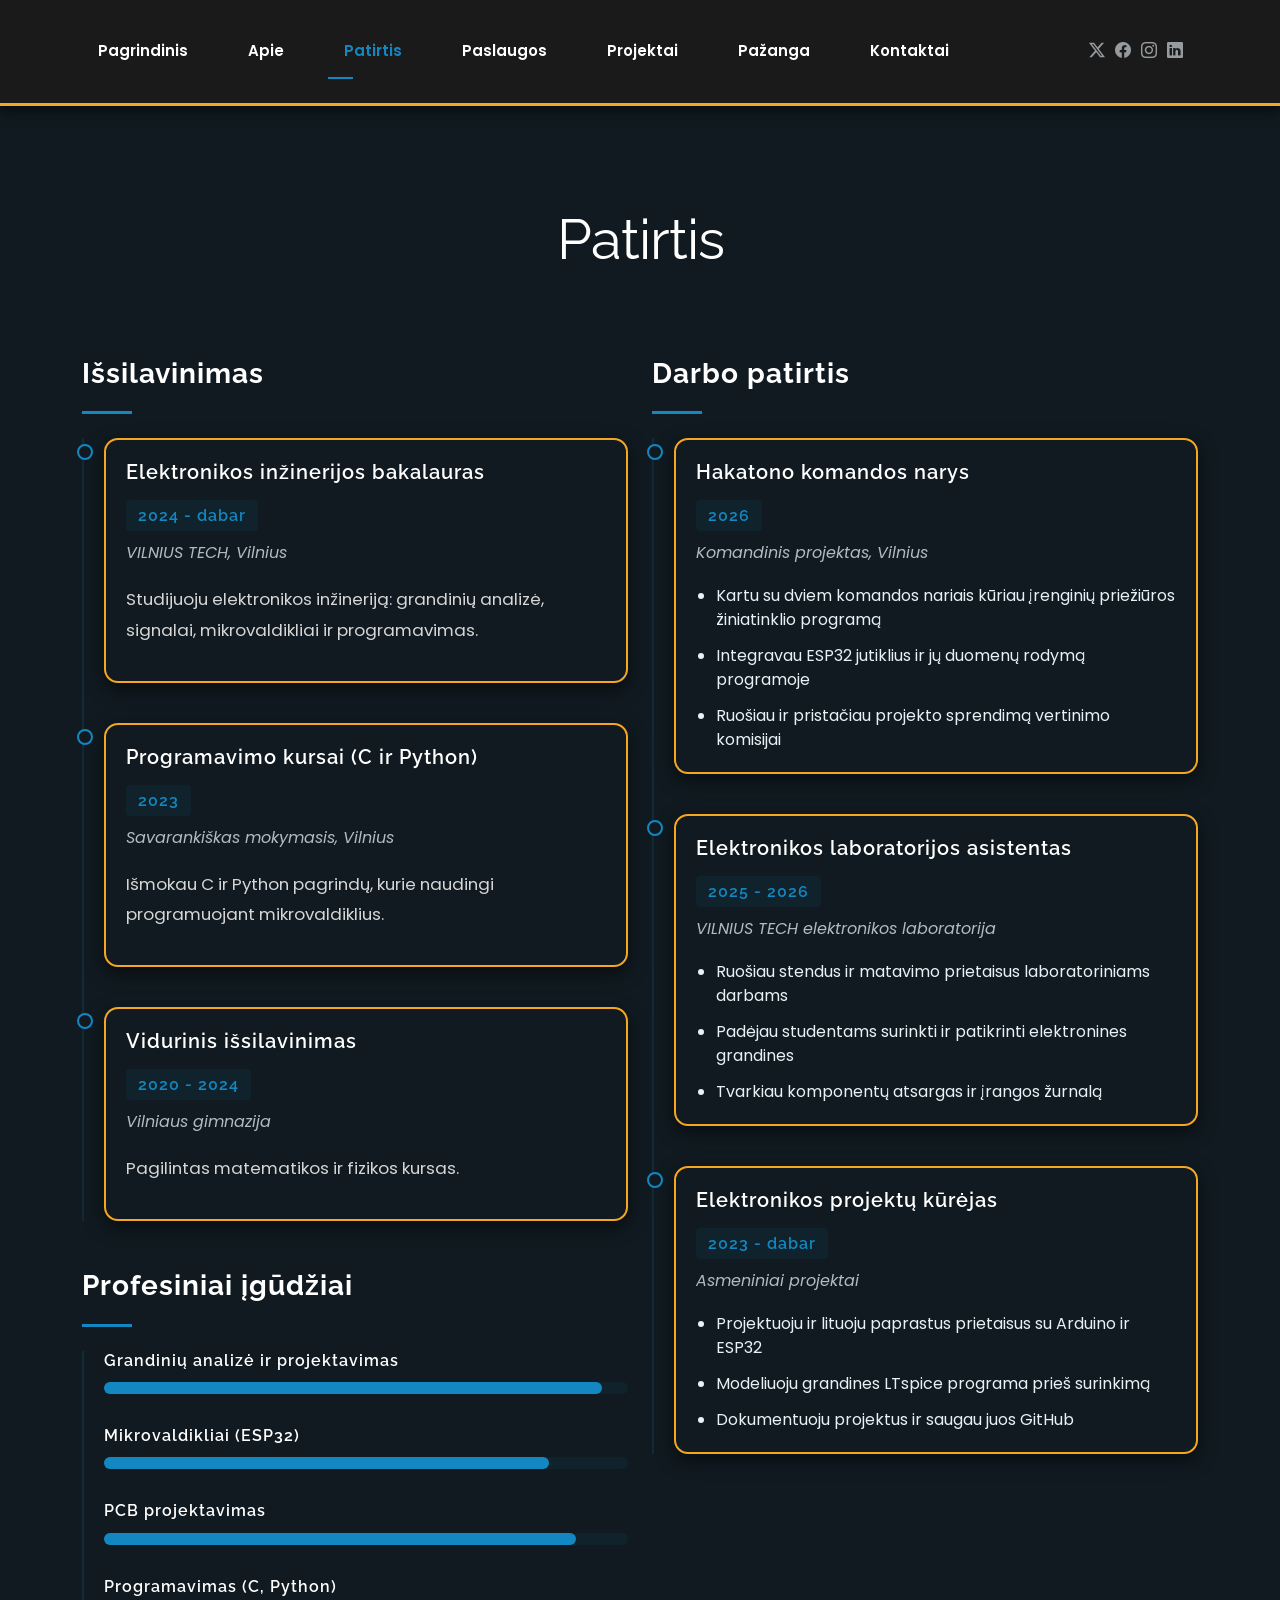
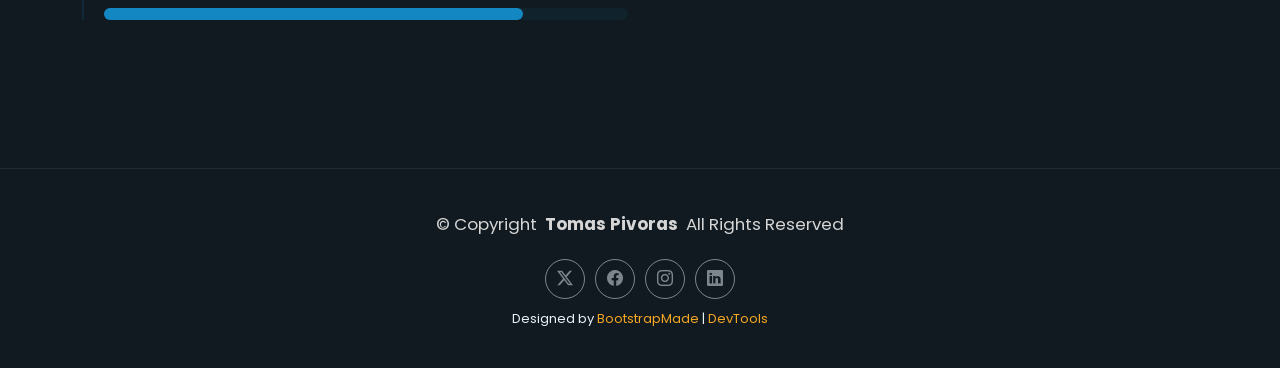
<file: resume.html>
<!DOCTYPE html>
<html lang="en">

<head>
  <meta charset="utf-8">
  <meta content="width=device-width, initial-scale=1.0" name="viewport">
  <title>Patirtis - Mano CV</title>
  <meta name="description" content="Tomas Pivoras CV puslapis">
  <meta name="keywords" content="">

  <!-- Favicons -->
  <link href="assets/img/favicon.png" rel="icon">
  <link href="assets/img/apple-touch-icon.png" rel="apple-touch-icon">

  <!-- Fonts -->
  <link href="https://fonts.googleapis.com" rel="preconnect">
  <link href="https://fonts.gstatic.com" rel="preconnect" crossorigin>
  <link href="https://fonts.googleapis.com/css2?family=Roboto:ital,wght@0,100;0,300;0,400;0,500;0,700;0,900;1,100;1,300;1,400;1,500;1,700;1,900&family=Poppins:ital,wght@0,100;0,200;0,300;0,400;0,500;0,600;0,700;0,800;0,900;1,100;1,200;1,300;1,400;1,500;1,600;1,700;1,800;1,900&family=Raleway:ital,wght@0,100;0,200;0,300;0,400;0,500;0,600;0,700;0,800;0,900;1,100;1,200;1,300;1,400;1,500;1,600;1,700;1,800;1,900&display=swap" rel="stylesheet">

  <!-- Vendor CSS Files -->
  <link href="assets/vendor/bootstrap/css/bootstrap.min.css" rel="stylesheet">
  <link href="assets/vendor/bootstrap-icons/bootstrap-icons.css" rel="stylesheet">
  <link href="assets/vendor/aos/aos.css" rel="stylesheet">
  <link href="assets/vendor/swiper/swiper-bundle.min.css" rel="stylesheet">
  <link href="assets/vendor/glightbox/css/glightbox.min.css" rel="stylesheet">

  <!-- Main CSS File -->
  <link href="assets/css/main.css" rel="stylesheet">
  <link href="assets/css/custom.css" rel="stylesheet">

  <!-- =======================================================
  * Template Name: FolioOne
  * Template URL: https://bootstrapmade.com/folioone-bootstrap-portfolio-website-template/
  * Updated: Aug 23 2025 with Bootstrap v5.3.7
  * Author: BootstrapMade.com
  * License: https://bootstrapmade.com/license/
  ======================================================== -->
</head>

<body class="resume-page">

  <header id="header" class="header d-flex align-items-center light-background sticky-top">
    <div class="container position-relative d-flex align-items-center justify-content-between">

      <!-- <a href="index.html" class="logo d-flex align-items-center me-auto me-xl-0">
      <img src="assets/img/logo.webp" alt="">
      <h1 class="sitename">FolioOne</h1> 
    </a> -->

      <nav id="navmenu" class="navmenu">
        <ul>
          <li><a href="index.html">Pagrindinis</a></li>
          <li><a href="about.html">Apie</a></li>
          <li><a href="resume.html" class="active">Patirtis</a></li>
          <li><a href="services.html">Paslaugos</a></li>
          <li><a href="portfolio.html">Projektai</a></li>
          <li><a href="progress.html">Pažanga</a></li>
          <li><a href="contact.html">Kontaktai</a></li>
        </ul>
        <i class="mobile-nav-toggle d-xl-none bi bi-list"></i>
      </nav>

      <div class="header-social-links">
        <a href="#" class="twitter"><i class="bi bi-twitter-x"></i></a>
        <a href="#" class="facebook"><i class="bi bi-facebook"></i></a>
        <a href="#" class="instagram"><i class="bi bi-instagram"></i></a>
        <a href="#" class="linkedin"><i class="bi bi-linkedin"></i></a>
      </div>

    </div>
  </header>

  <main class="main">

    <!-- Resume Section -->
    <section id="resume" class="resume section">

      <!-- Section Title -->
      <div class="container section-title" data-aos="fade-up">
        <h2>Patirtis</h2>
      </div><!-- End Section Title -->

      <div class="container" data-aos="fade-up" data-aos-delay="100">

        <div class="row">
          <div class="col-lg-6">

            <!-- Education Section -->
            <div class="resume-item" data-aos="fade-up">
              <h3 class="resume-title">Išsilavinimas</h3>

              <div class="resume-content">
                <article class="education-item">
                  <h4>Elektronikos inžinerijos bakalauras</h4>
                  <h5>2024 - dabar</h5>
                  <p class="institution"><em>VILNIUS TECH, Vilnius</em></p>
                  <p>Studijuoju elektronikos inžineriją: grandinių analizė, signalai, mikrovaldikliai ir programavimas.</p>
                </article>

                <article class="education-item">
                  <h4>Programavimo kursai (C ir Python)</h4>
                  <h5>2023</h5>
                  <p class="institution"><em>Savarankiškas mokymasis, Vilnius</em></p>
                  <p>Išmokau C ir Python pagrindų, kurie naudingi programuojant mikrovaldiklius.</p>
                </article>

                <article class="education-item">
                  <h4>Vidurinis išsilavinimas</h4>
                  <h5>2020 - 2024</h5>
                  <p class="institution"><em>Vilniaus gimnazija</em></p>
                  <p>Pagilintas matematikos ir fizikos kursas.</p>
                </article>
              </div>
            </div><!-- End Education Section -->

            <!-- Professional Skills Section -->
            <div class="resume-item skills-animation" data-aos="fade-up">
              <h3 class="resume-title">Profesiniai įgūdžiai</h3>

              <div class="resume-content">
                <div class="skill-item">
                  <h4>Grandinių analizė ir projektavimas</h4>
                  <div class="progress">
                    <div class="progress-bar" role="progressbar" aria-valuenow="95" aria-valuemin="0" aria-valuemax="100"></div>
                  </div>
                </div>

                <div class="skill-item">
                  <h4>Mikrovaldikliai (ESP32)</h4>
                  <div class="progress">
                    <div class="progress-bar" role="progressbar" aria-valuenow="85" aria-valuemin="0" aria-valuemax="100"></div>
                  </div>
                </div>

                <div class="skill-item">
                  <h4>PCB projektavimas</h4>
                  <div class="progress">
                    <div class="progress-bar" role="progressbar" aria-valuenow="90" aria-valuemin="0" aria-valuemax="100"></div>
                  </div>
                </div>

                <div class="skill-item">
                  <h4>Programavimas (C, Python)</h4>
                  <div class="progress">
                    <div class="progress-bar" role="progressbar" aria-valuenow="80" aria-valuemin="0" aria-valuemax="100"></div>
                  </div>
                </div>
              </div>
            </div><!-- End Professional Skills Section -->
          </div>

          <div class="col-lg-6">
            <!-- Experience Section -->
            <div class="resume-item" data-aos="fade-up" data-aos-delay="100">
              <h3 class="resume-title">Darbo patirtis</h3>

              <div class="resume-content">
                <article class="experience-item">
                  <h4>Hakatono komandos narys</h4>
                  <h5>2026</h5>
                  <p class="company"><em>Komandinis projektas, Vilnius</em></p>
                  <ul>
                    <li>Kartu su dviem komandos nariais kūriau įrenginių priežiūros žiniatinklio programą</li>
                    <li>Integravau ESP32 jutiklius ir jų duomenų rodymą programoje</li>
                    <li>Ruošiau ir pristačiau projekto sprendimą vertinimo komisijai</li>
                  </ul>
                </article>

                <article class="experience-item">
                  <h4>Elektronikos laboratorijos asistentas</h4>
                  <h5>2025 - 2026</h5>
                  <p class="company"><em>VILNIUS TECH elektronikos laboratorija</em></p>
                  <ul>
                    <li>Ruošiau stendus ir matavimo prietaisus laboratoriniams darbams</li>
                    <li>Padėjau studentams surinkti ir patikrinti elektronines grandines</li>
                    <li>Tvarkiau komponentų atsargas ir įrangos žurnalą</li>
                  </ul>
                </article>

                <article class="experience-item">
                  <h4>Elektronikos projektų kūrėjas</h4>
                  <h5>2023 - dabar</h5>
                  <p class="company"><em>Asmeniniai projektai</em></p>
                  <ul>
                    <li>Projektuoju ir lituoju paprastus prietaisus su Arduino ir ESP32</li>
                    <li>Modeliuoju grandines LTspice programa prieš surinkimą</li>
                    <li>Dokumentuoju projektus ir saugau juos GitHub</li>
                  </ul>
                </article>
              </div>
            </div><!-- End Experience Section -->
          </div>
        </div>

      </div>

    </section><!-- /Resume Section -->

  </main>

  <footer id="footer" class="footer">

    <div class="container">
      <div class="copyright text-center ">
        <p>© <span>Copyright</span> <strong class="px-1 sitename">Tomas Pivoras</strong> <span>All Rights Reserved<br></span></p>
      </div>
      <div class="social-links d-flex justify-content-center">
        <a href=""><i class="bi bi-twitter-x"></i></a>
        <a href=""><i class="bi bi-facebook"></i></a>
        <a href=""><i class="bi bi-instagram"></i></a>
        <a href=""><i class="bi bi-linkedin"></i></a>
      </div>
      <div class="credits">
        <!-- All the links in the footer should remain intact. -->
        <!-- You can delete the links only if you've purchased the pro version. -->
        <!-- Licensing information: https://bootstrapmade.com/license/ -->
        <!-- Purchase the pro version with working PHP/AJAX contact form: [buy-url] -->
        Designed by <a href="https://bootstrapmade.com/">BootstrapMade</a> | <a href="https://bootstrapmade.com/tools/">DevTools</a>
      </div>
    </div>

  </footer>

  <!-- Scroll Top -->
  <a href="#" id="scroll-top" class="scroll-top d-flex align-items-center justify-content-center"><i class="bi bi-arrow-up-short"></i></a>

  <!-- Preloader -->
  <div id="preloader"></div>

  <!-- Vendor JS Files -->
  <script src="assets/vendor/bootstrap/js/bootstrap.bundle.min.js"></script>
  <script src="assets/vendor/php-email-form/validate.js"></script>
  <script src="assets/vendor/aos/aos.js"></script>
  <script src="assets/vendor/typed.js/typed.umd.js"></script>
  <script src="assets/vendor/waypoints/noframework.waypoints.js"></script>
  <script src="assets/vendor/purecounter/purecounter_vanilla.js"></script>
  <script src="assets/vendor/swiper/swiper-bundle.min.js"></script>
  <script src="assets/vendor/imagesloaded/imagesloaded.pkgd.min.js"></script>
  <script src="assets/vendor/isotope-layout/isotope.pkgd.min.js"></script>
  <script src="assets/vendor/glightbox/js/glightbox.min.js"></script>

  <!-- Main JS File -->
  <script src="assets/js/main.js"></script>

</body>

</html>
</file>
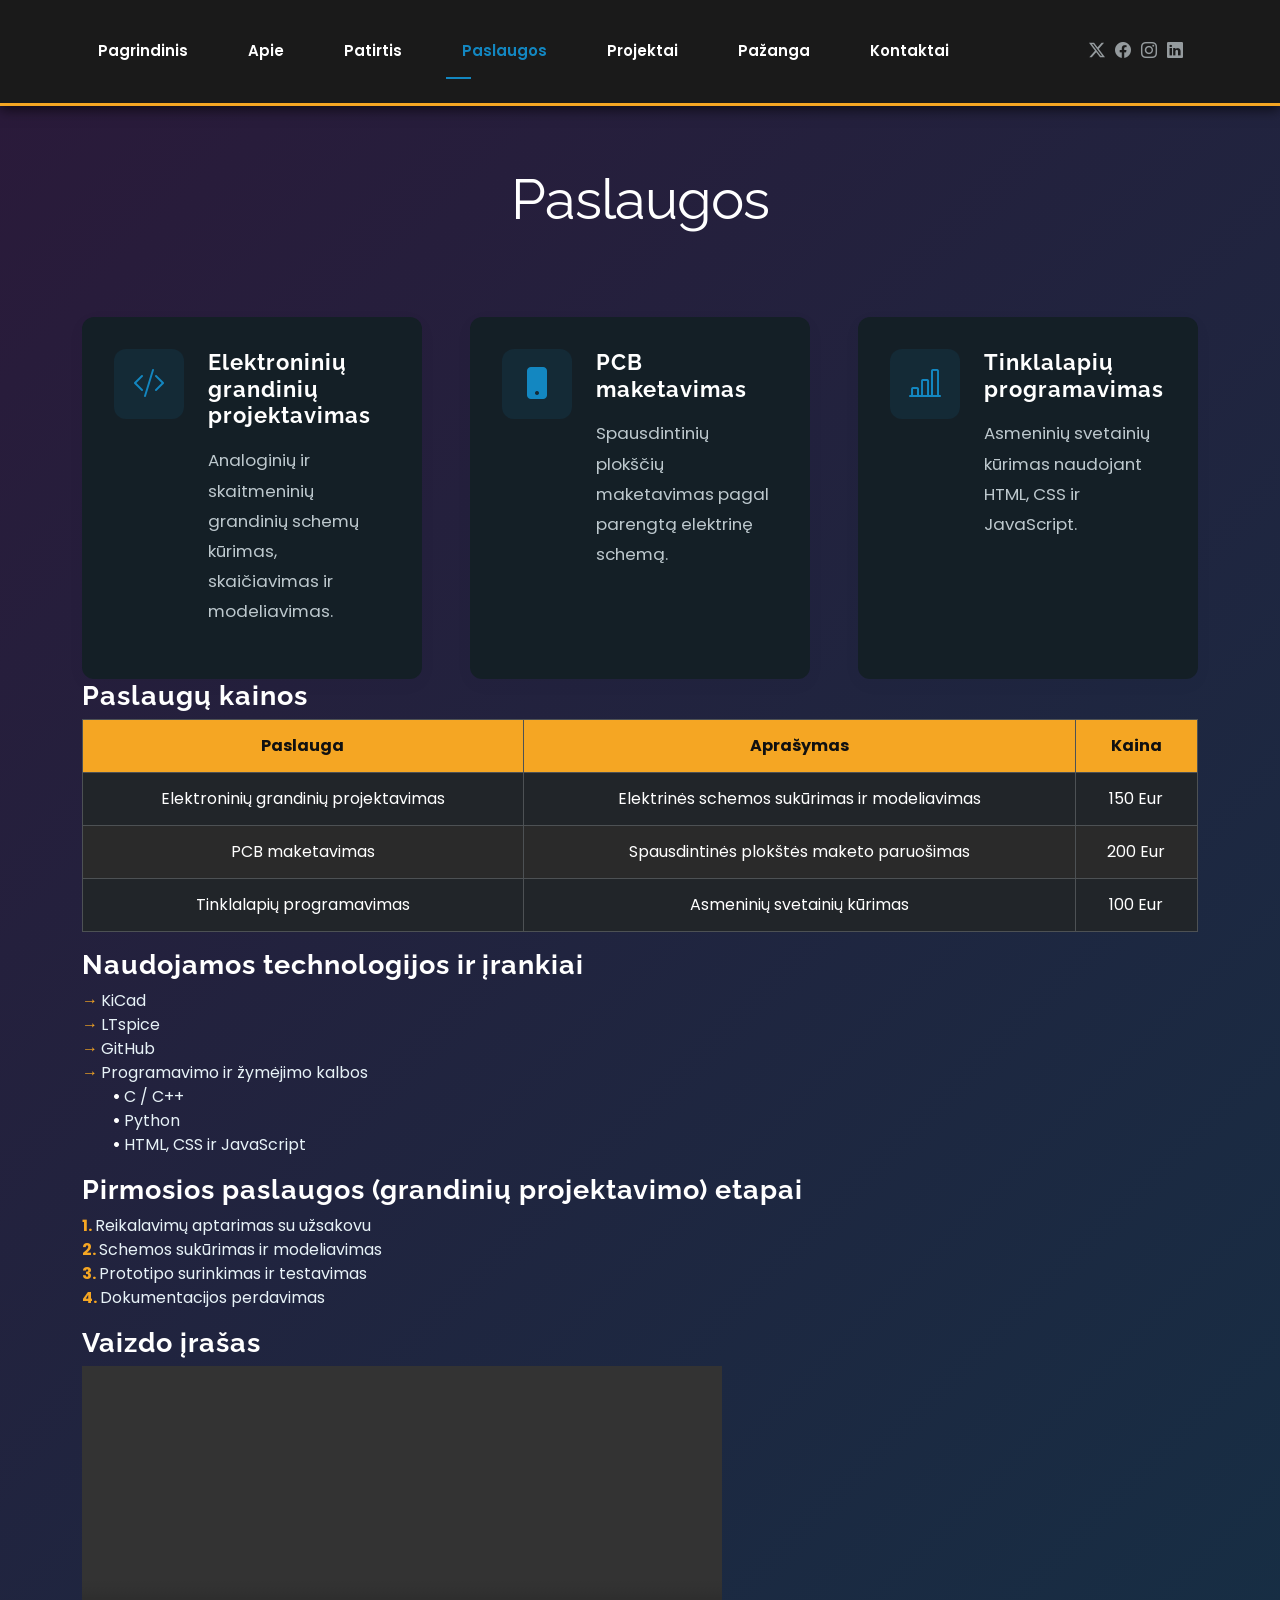
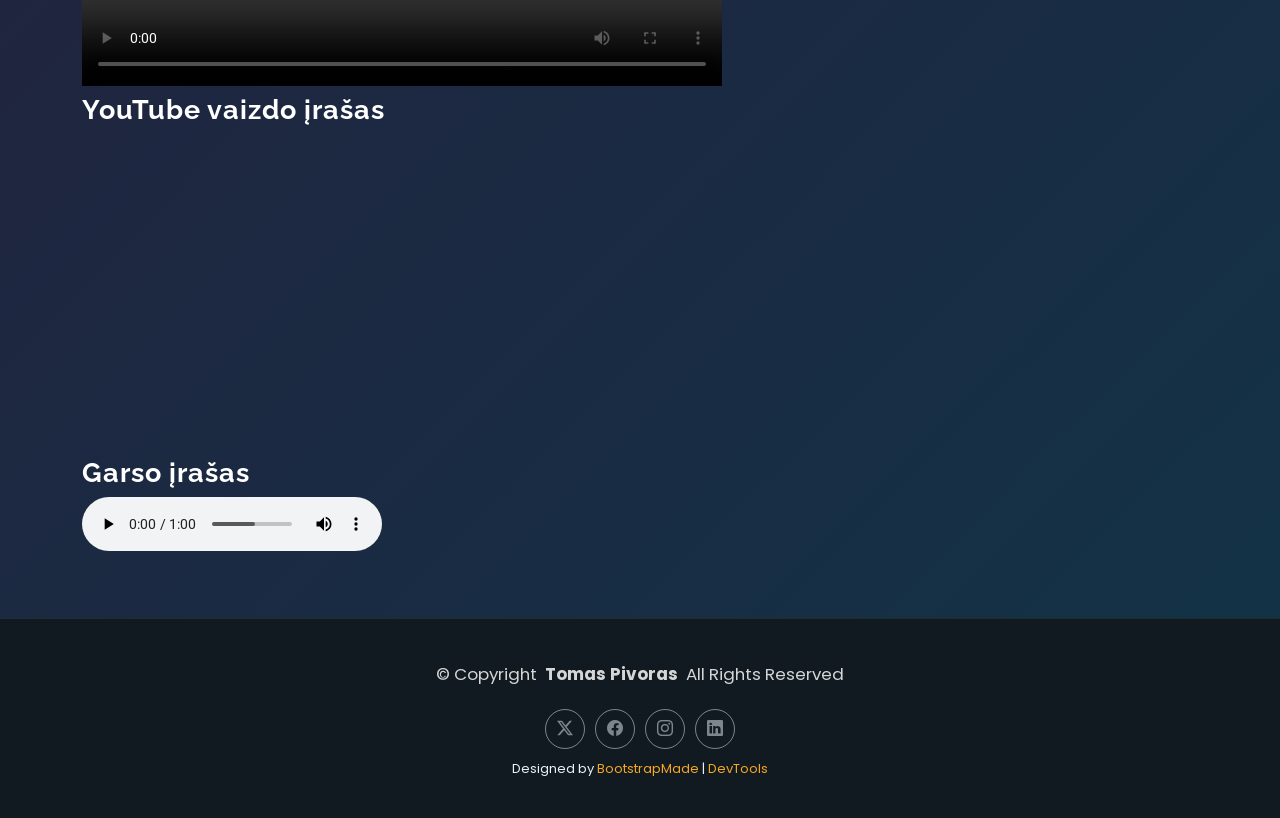
<file: services.html>
<!DOCTYPE html>
<html lang="en">

<head>
  <meta charset="utf-8">
  <meta content="width=device-width, initial-scale=1.0" name="viewport">
  <title>Paslaugos - Mano CV</title>
  <meta name="description" content="Tomas Pivoras CV puslapis">
  <meta name="keywords" content="">

  <!-- Favicons -->
  <link href="assets/img/favicon.png" rel="icon">
  <link href="assets/img/apple-touch-icon.png" rel="apple-touch-icon">

  <!-- Fonts -->
  <link href="https://fonts.googleapis.com" rel="preconnect">
  <link href="https://fonts.gstatic.com" rel="preconnect" crossorigin>
  <link href="https://fonts.googleapis.com/css2?family=Roboto:ital,wght@0,100;0,300;0,400;0,500;0,700;0,900;1,100;1,300;1,400;1,500;1,700;1,900&family=Poppins:ital,wght@0,100;0,200;0,300;0,400;0,500;0,600;0,700;0,800;0,900;1,100;1,200;1,300;1,400;1,500;1,600;1,700;1,800;1,900&family=Raleway:ital,wght@0,100;0,200;0,300;0,400;0,500;0,600;0,700;0,800;0,900;1,100;1,200;1,300;1,400;1,500;1,600;1,700;1,800;1,900&display=swap" rel="stylesheet">

  <!-- Vendor CSS Files -->
  <link href="assets/vendor/bootstrap/css/bootstrap.min.css" rel="stylesheet">
  <link href="assets/vendor/bootstrap-icons/bootstrap-icons.css" rel="stylesheet">
  <link href="assets/vendor/aos/aos.css" rel="stylesheet">
  <link href="assets/vendor/swiper/swiper-bundle.min.css" rel="stylesheet">
  <link href="assets/vendor/glightbox/css/glightbox.min.css" rel="stylesheet">

  <!-- Main CSS File -->
  <link href="assets/css/main.css" rel="stylesheet">
  <link href="assets/css/custom.css" rel="stylesheet">

  <!-- =======================================================
  * Template Name: FolioOne
  * Template URL: https://bootstrapmade.com/folioone-bootstrap-portfolio-website-template/
  * Updated: Aug 23 2025 with Bootstrap v5.3.7
  * Author: BootstrapMade.com
  * License: https://bootstrapmade.com/license/
  ======================================================== -->
</head>

<body class="services-page">

  <header id="header" class="header d-flex align-items-center light-background sticky-top">
    <div class="container position-relative d-flex align-items-center justify-content-between">

      <!-- <a href="index.html" class="logo d-flex align-items-center me-auto me-xl-0">
      <img src="assets/img/logo.webp" alt="">
      <h1 class="sitename">FolioOne</h1> 
    </a> -->

      <nav id="navmenu" class="navmenu">
        <ul>
          <li><a href="index.html">Pagrindinis</a></li>
          <li><a href="about.html">Apie</a></li>
          <li><a href="resume.html">Patirtis</a></li>
          <li><a href="services.html" class="active">Paslaugos</a></li>
          <li><a href="portfolio.html">Projektai</a></li>
          <li><a href="progress.html">Pažanga</a></li>
          <li><a href="contact.html">Kontaktai</a></li>
        </ul>
        <i class="mobile-nav-toggle d-xl-none bi bi-list"></i>
      </nav>

      <div class="header-social-links">
        <a href="#" class="twitter"><i class="bi bi-twitter-x"></i></a>
        <a href="#" class="facebook"><i class="bi bi-facebook"></i></a>
        <a href="#" class="instagram"><i class="bi bi-instagram"></i></a>
        <a href="#" class="linkedin"><i class="bi bi-linkedin"></i></a>
      </div>

    </div>
  </header>

  <main class="main">

    <!-- Services Section -->
    <section id="services" class="services section">

      <!-- Section Title -->
      <div class="container section-title" data-aos="fade-up">
        <h2>Paslaugos</h2>
      </div><!-- End Section Title -->

      <div class="container" data-aos="fade-up" data-aos-delay="100">

        <div class="row justify-content-center g-5">

          <div class="col-lg-4 col-md-6" data-aos="fade-right" data-aos-delay="100">
            <div class="service-item">
              <div class="service-icon">
                <i class="bi bi-code-slash"></i>
              </div>
              <div class="service-content">
                <h3>Elektroninių grandinių projektavimas</h3>
                <p>Analoginių ir skaitmeninių grandinių schemų kūrimas, skaičiavimas ir modeliavimas.</p>
              </div>
            </div>
          </div><!-- End Service Item -->

          <div class="col-lg-4 col-md-6" data-aos="fade-left" data-aos-delay="100">
            <div class="service-item">
              <div class="service-icon">
                <i class="bi bi-phone-fill"></i>
              </div>
              <div class="service-content">
                <h3>PCB maketavimas</h3>
                <p>Spausdintinių plokščių maketavimas pagal parengtą elektrinę schemą.</p>
              </div>
            </div>
          </div><!-- End Service Item -->

          <div class="col-lg-4 col-md-6" data-aos="fade-left" data-aos-delay="200">
            <div class="service-item">
              <div class="service-icon">
                <i class="bi bi-bar-chart-line"></i>
              </div>
              <div class="service-content">
                <h3>Tinklalapių programavimas</h3>
                <p>Asmeninių svetainių kūrimas naudojant HTML, CSS ir JavaScript.</p>
              </div>
            </div>
          </div><!-- End Service Item -->

        </div>

      </div>


      <div class="container">

        <h3>Paslaugų kainos</h3>
        <table class="table table-dark table-bordered">
          <thead>
            <tr>
              <th>Paslauga</th>
              <th>Aprašymas</th>
              <th>Kaina</th>
            </tr>
          </thead>
          <tbody>
            <tr>
              <td>Elektroninių grandinių projektavimas</td>
              <td>Elektrinės schemos sukūrimas ir modeliavimas</td>
              <td>150 Eur</td>
            </tr>
            <tr>
              <td>PCB maketavimas</td>
              <td>Spausdintinės plokštės maketo paruošimas</td>
              <td>200 Eur</td>
            </tr>
            <tr>
              <td>Tinklalapių programavimas</td>
              <td>Asmeninių svetainių kūrimas</td>
              <td>100 Eur</td>
            </tr>
          </tbody>
        </table>

        <h3>Naudojamos technologijos ir įrankiai</h3>
        <ul>
          <li>KiCad</li>
          <li>LTspice</li>
          <li>GitHub</li>
          <li>Programavimo ir žymėjimo kalbos
            <ul>
              <li>C / C++</li>
              <li>Python</li>
              <li>HTML, CSS ir JavaScript</li>
            </ul>
          </li>
        </ul>

        <h3>Pirmosios paslaugos (grandinių projektavimo) etapai</h3>
        <ol>
          <li>Reikalavimų aptarimas su užsakovu</li>
          <li>Schemos sukūrimas ir modeliavimas</li>
          <li>Prototipo surinkimas ir testavimas</li>
          <li>Dokumentacijos perdavimas</li>
        </ol>

        <h3>Vaizdo įrašas</h3>
        <video controls width="640">
          <source src="assets/media/typing.mp4" type="video/mp4">
          Jūsų naršyklė nepalaiko vaizdo įrašų.
        </video>

        <h3>YouTube vaizdo įrašas</h3>
        <iframe width="560" height="315" src="https://www.youtube.com/embed/BoUVIhtqjAw" title="YouTube vaizdo įrašas" referrerpolicy="strict-origin-when-cross-origin" allowfullscreen></iframe>

        <h3>Garso įrašas</h3>
        <audio controls>
          <source src="assets/media/clock.mp3" type="audio/mpeg">
          Jūsų naršyklė nepalaiko garso įrašų.
        </audio>

      </div>

    </section><!-- /Services Section -->

  </main>

  <footer id="footer" class="footer">

    <div class="container">
      <div class="copyright text-center ">
        <p>© <span>Copyright</span> <strong class="px-1 sitename">Tomas Pivoras</strong> <span>All Rights Reserved<br></span></p>
      </div>
      <div class="social-links d-flex justify-content-center">
        <a href=""><i class="bi bi-twitter-x"></i></a>
        <a href=""><i class="bi bi-facebook"></i></a>
        <a href=""><i class="bi bi-instagram"></i></a>
        <a href=""><i class="bi bi-linkedin"></i></a>
      </div>
      <div class="credits">
        <!-- All the links in the footer should remain intact. -->
        <!-- You can delete the links only if you've purchased the pro version. -->
        <!-- Licensing information: https://bootstrapmade.com/license/ -->
        <!-- Purchase the pro version with working PHP/AJAX contact form: [buy-url] -->
        Designed by <a href="https://bootstrapmade.com/">BootstrapMade</a> | <a href="https://bootstrapmade.com/tools/">DevTools</a>
      </div>
    </div>

  </footer>

  <!-- Scroll Top -->
  <a href="#" id="scroll-top" class="scroll-top d-flex align-items-center justify-content-center"><i class="bi bi-arrow-up-short"></i></a>

  <!-- Preloader -->
  <div id="preloader"></div>

  <!-- Vendor JS Files -->
  <script src="assets/vendor/bootstrap/js/bootstrap.bundle.min.js"></script>
  <script src="assets/vendor/php-email-form/validate.js"></script>
  <script src="assets/vendor/aos/aos.js"></script>
  <script src="assets/vendor/typed.js/typed.umd.js"></script>
  <script src="assets/vendor/waypoints/noframework.waypoints.js"></script>
  <script src="assets/vendor/purecounter/purecounter_vanilla.js"></script>
  <script src="assets/vendor/swiper/swiper-bundle.min.js"></script>
  <script src="assets/vendor/imagesloaded/imagesloaded.pkgd.min.js"></script>
  <script src="assets/vendor/isotope-layout/isotope.pkgd.min.js"></script>
  <script src="assets/vendor/glightbox/js/glightbox.min.js"></script>

  <!-- Main JS File -->
  <script src="assets/js/main.js"></script>

</body>

</html>
</file>
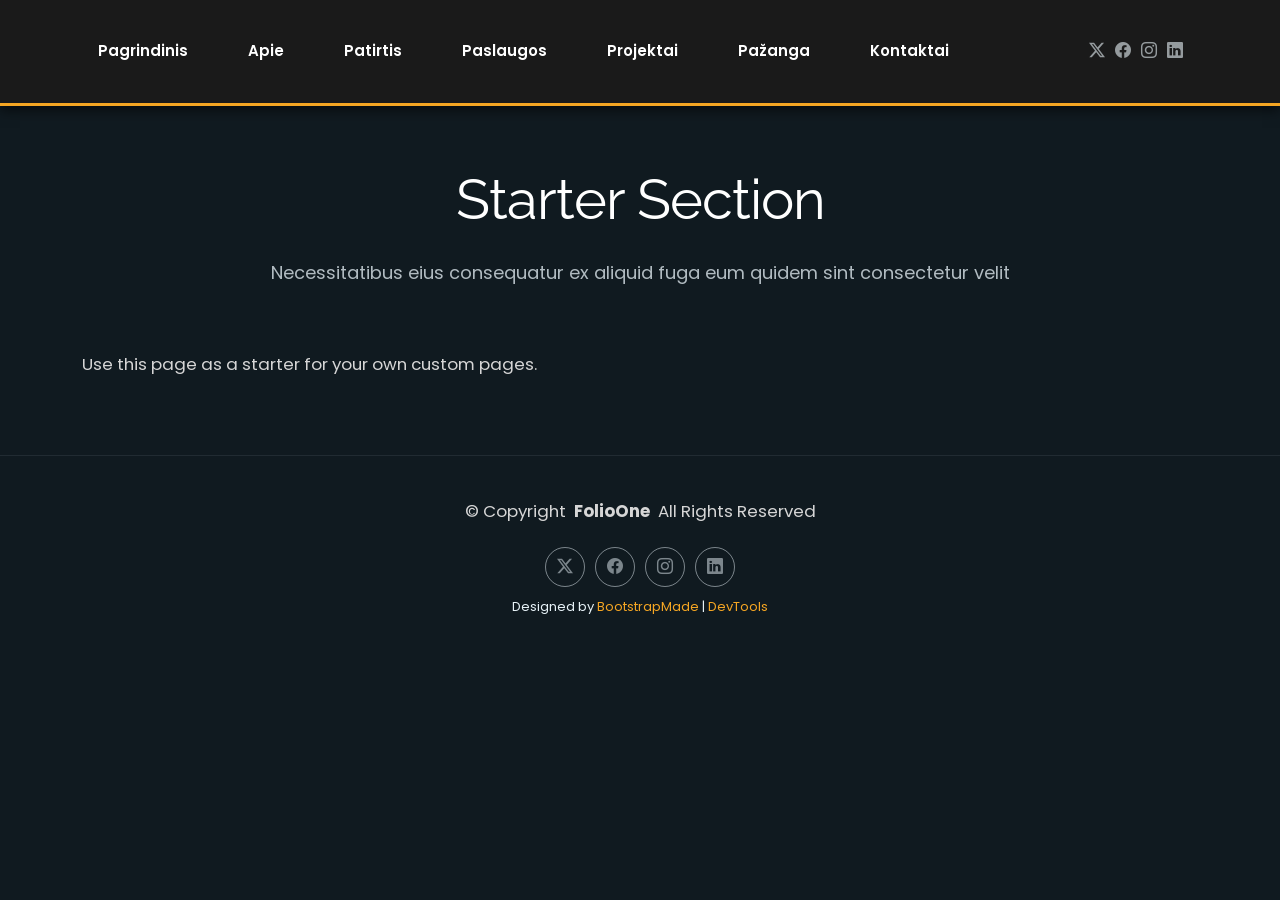
<file: starter-page.html>
<!DOCTYPE html>
<html lang="en">

<head>
  <meta charset="utf-8">
  <meta content="width=device-width, initial-scale=1.0" name="viewport">
  <title>Starter Page - FolioOne Bootstrap Template</title>
  <meta name="description" content="">
  <meta name="keywords" content="">

  <!-- Favicons -->
  <link href="assets/img/favicon.png" rel="icon">
  <link href="assets/img/apple-touch-icon.png" rel="apple-touch-icon">

  <!-- Fonts -->
  <link href="https://fonts.googleapis.com" rel="preconnect">
  <link href="https://fonts.gstatic.com" rel="preconnect" crossorigin>
  <link href="https://fonts.googleapis.com/css2?family=Roboto:ital,wght@0,100;0,300;0,400;0,500;0,700;0,900;1,100;1,300;1,400;1,500;1,700;1,900&family=Poppins:ital,wght@0,100;0,200;0,300;0,400;0,500;0,600;0,700;0,800;0,900;1,100;1,200;1,300;1,400;1,500;1,600;1,700;1,800;1,900&family=Raleway:ital,wght@0,100;0,200;0,300;0,400;0,500;0,600;0,700;0,800;0,900;1,100;1,200;1,300;1,400;1,500;1,600;1,700;1,800;1,900&display=swap" rel="stylesheet">

  <!-- Vendor CSS Files -->
  <link href="assets/vendor/bootstrap/css/bootstrap.min.css" rel="stylesheet">
  <link href="assets/vendor/bootstrap-icons/bootstrap-icons.css" rel="stylesheet">
  <link href="assets/vendor/aos/aos.css" rel="stylesheet">
  <link href="assets/vendor/swiper/swiper-bundle.min.css" rel="stylesheet">
  <link href="assets/vendor/glightbox/css/glightbox.min.css" rel="stylesheet">

  <!-- Main CSS File -->
  <link href="assets/css/main.css" rel="stylesheet">
  <link href="assets/css/custom.css" rel="stylesheet">

  <!-- =======================================================
  * Template Name: FolioOne
  * Template URL: https://bootstrapmade.com/folioone-bootstrap-portfolio-website-template/
  * Updated: Aug 23 2025 with Bootstrap v5.3.7
  * Author: BootstrapMade.com
  * License: https://bootstrapmade.com/license/
  ======================================================== -->
</head>

<body class="starter-page-page">

  <header id="header" class="header d-flex align-items-center light-background sticky-top">
    <div class="container position-relative d-flex align-items-center justify-content-between">

      <!-- <a href="index.html" class="logo d-flex align-items-center me-auto me-xl-0">
      <img src="assets/img/logo.webp" alt="">
      <h1 class="sitename">FolioOne</h1> 
    </a> -->

      <nav id="navmenu" class="navmenu">
        <ul>
          <li><a href="index.html">Pagrindinis</a></li>
          <li><a href="about.html">Apie</a></li>
          <li><a href="resume.html">Patirtis</a></li>
          <li><a href="services.html">Paslaugos</a></li>
          <li><a href="portfolio.html">Projektai</a></li>
          <li><a href="progress.html">Pažanga</a></li>
          <li><a href="contact.html">Kontaktai</a></li>
        </ul>
        <i class="mobile-nav-toggle d-xl-none bi bi-list"></i>
      </nav>

      <div class="header-social-links">
        <a href="#" class="twitter"><i class="bi bi-twitter-x"></i></a>
        <a href="#" class="facebook"><i class="bi bi-facebook"></i></a>
        <a href="#" class="instagram"><i class="bi bi-instagram"></i></a>
        <a href="#" class="linkedin"><i class="bi bi-linkedin"></i></a>
      </div>

    </div>
  </header>

  <main class="main">

    <!-- Starter Section Section -->
    <section id="starter-section" class="starter-section section">

      <!-- Section Title -->
      <div class="container section-title" data-aos="fade-up">
        <h2>Starter Section</h2>
        <p>Necessitatibus eius consequatur ex aliquid fuga eum quidem sint consectetur velit</p>
      </div><!-- End Section Title -->

      <div class="container" data-aos="fade-up">
        <p>Use this page as a starter for your own custom pages.</p>
      </div>

    </section><!-- /Starter Section Section -->

  </main>

  <footer id="footer" class="footer">

    <div class="container">
      <div class="copyright text-center ">
        <p>© <span>Copyright</span> <strong class="px-1 sitename">FolioOne</strong> <span>All Rights Reserved<br></span></p>
      </div>
      <div class="social-links d-flex justify-content-center">
        <a href=""><i class="bi bi-twitter-x"></i></a>
        <a href=""><i class="bi bi-facebook"></i></a>
        <a href=""><i class="bi bi-instagram"></i></a>
        <a href=""><i class="bi bi-linkedin"></i></a>
      </div>
      <div class="credits">
        <!-- All the links in the footer should remain intact. -->
        <!-- You can delete the links only if you've purchased the pro version. -->
        <!-- Licensing information: https://bootstrapmade.com/license/ -->
        <!-- Purchase the pro version with working PHP/AJAX contact form: [buy-url] -->
        Designed by <a href="https://bootstrapmade.com/">BootstrapMade</a> | <a href="https://bootstrapmade.com/tools/">DevTools</a>
      </div>
    </div>

  </footer>

  <!-- Scroll Top -->
  <a href="#" id="scroll-top" class="scroll-top d-flex align-items-center justify-content-center"><i class="bi bi-arrow-up-short"></i></a>

  <!-- Preloader -->
  <div id="preloader"></div>

  <!-- Vendor JS Files -->
  <script src="assets/vendor/bootstrap/js/bootstrap.bundle.min.js"></script>
  <script src="assets/vendor/php-email-form/validate.js"></script>
  <script src="assets/vendor/aos/aos.js"></script>
  <script src="assets/vendor/typed.js/typed.umd.js"></script>
  <script src="assets/vendor/waypoints/noframework.waypoints.js"></script>
  <script src="assets/vendor/purecounter/purecounter_vanilla.js"></script>
  <script src="assets/vendor/swiper/swiper-bundle.min.js"></script>
  <script src="assets/vendor/imagesloaded/imagesloaded.pkgd.min.js"></script>
  <script src="assets/vendor/isotope-layout/isotope.pkgd.min.js"></script>
  <script src="assets/vendor/glightbox/js/glightbox.min.js"></script>

  <!-- Main JS File -->
  <script src="assets/js/main.js"></script>

</body>

</html>
</file>
<file: assets/css/custom.css>
/* LD9 - custom.css (kraunamas po main.css) */

/* 2. Tipografija */
body {
  font-family: "Poppins", sans-serif;
  color: #e8e8e8;
}
h1, h2, h3, h4, h5, h6 {
  font-family: "Raleway", sans-serif;
  font-weight: 700;
  letter-spacing: 1px;
  color: #ffffff;
}
h1 { font-size: 3rem; }
h2 { font-size: 2.2rem; }
h3 { font-size: 1.7rem; }
h4 { font-size: 1.4rem; }
h5 { font-size: 1.2rem; }
h6 { font-size: 1rem; }
p {
  font-size: 1.05rem;
  line-height: 1.8;
  color: #d6d6d6;
}

/* 3. Mygtukai ir nuorodos */
.btn {
  font-family: "Roboto", sans-serif;
  font-weight: 500;
  border-radius: 30px;
  padding: 12px 28px;
  transition: all 0.3s;
}
.btn-primary {
  background-color: #f5a623;
  border: 2px solid #f5a623;
  color: #111111;
}
.btn-primary:hover {
  background-color: #ffffff;
  border-color: #ffffff;
  color: #111111;
}
.btn-primary:active {
  background-color: #c4841a;
  border-color: #c4841a;
  transform: scale(0.95);
}
.btn-outline {
  background-color: transparent;
  border: 2px solid #f5a623;
  color: #f5a623;
}
.btn-outline:hover {
  background-color: #f5a623;
  color: #111111;
}
.btn-outline:active {
  background-color: #c4841a;
  color: #111111;
  transform: scale(0.95);
}
a {
  color: #f5a623;
  text-decoration: none;
}
a:hover {
  color: #ffffff;
  text-decoration: underline;
}

/* 4. Sekcijų tarpai ir blokų rėmeliai */
#about, #skills, #resume, #portfolio {
  margin: 30px 0;
  padding: 70px 0;
}
.skill-box, .education-item, .experience-item, .portfolio-card {
  border: 2px solid #f5a623;
  border-radius: 14px;
  box-shadow: 0 6px 18px rgba(0, 0, 0, 0.5);
  padding: 20px;
  margin-bottom: 20px;
}

/* 5. Du papildomi komponentai: navigacija ir scroll-top */
.header {
  background-color: #1a1a1a;
  border-bottom: 3px solid #f5a623;
  box-shadow: 0 4px 12px rgba(0, 0, 0, 0.6);
}
.navmenu a {
  font-weight: 600;
  padding: 10px 16px;
  border-radius: 8px;
}
.scroll-top {
  background-color: #f5a623;
  border: 2px solid #ffffff;
  border-radius: 50%;
  box-shadow: 0 4px 10px rgba(0, 0, 0, 0.6);
}
.scroll-top i {
  color: #111111;
}

/* Papildoma: sąrašai */
#services ul {
  list-style: none;
  padding-left: 0;
}
#services ul > li::before {
  content: "\2192  ";
  color: #f5a623;
  font-weight: 700;
}
#services ul ul {
  padding-left: 30px;
}
#services ul ul > li::before {
  content: "\2022  ";
  color: #ffffff;
}
#services ol {
  list-style: none;
  counter-reset: step;
  padding-left: 0;
}
#services ol > li {
  counter-increment: step;
}
#services ol > li::before {
  content: counter(step) ". ";
  color: #f5a623;
  font-weight: 700;
}

/* Papildoma: lentelė */
#services table th,
#services table td {
  padding: 14px;
  text-align: center;
  vertical-align: middle;
}
#services table thead th {
  background-color: #f5a623;
  color: #111111;
}
#services table tbody tr:nth-child(even) td {
  background-color: #2a2a2a;
}
#services table tbody tr:hover td {
  background-color: #3a3a3a;
}

/* ===== LD10: kompetencijų pažangos modulis ===== */
.skill-info, .skill-stats {
  display: flex;
  flex-wrap: wrap;
  gap: 20px;
  margin-bottom: 30px;
}
.info-box, .stat-box {
  flex: 1 1 200px;
  display: flex;
  flex-direction: column;
  align-items: center;
  background-color: #1a1a1a;
  border: 2px solid #f5a623;
  border-radius: 14px;
  box-shadow: 0 6px 18px rgba(0, 0, 0, 0.5);
  padding: 20px;
}
.info-label {
  color: #d6d6d6;
  font-size: 0.95rem;
}
.info-value {
  color: #f5a623;
  font-size: 2rem;
  font-weight: 700;
}
.xp-bar-wrap {
  margin-bottom: 30px;
}
.xp-bar {
  background-color: #333333;
  border-radius: 20px;
  height: 28px;
  overflow: hidden;
}
.xp-bar-fill {
  background-color: #f5a623;
  color: #111111;
  font-weight: 700;
  height: 100%;
  line-height: 28px;
  text-align: center;
  border-radius: 20px;
}
.kanban {
  display: flex;
  flex-wrap: wrap;
  gap: 20px;
}
.kanban-column {
  flex: 1 1 250px;
  background-color: #1a1a1a;
  border-radius: 14px;
  padding: 20px;
}
.kanban-column h3 {
  text-align: center;
  border-bottom: 3px solid #f5a623;
  padding-bottom: 10px;
  margin-bottom: 20px;
}
.skill-card {
  background-color: #2a2a2a;
  border-left: 5px solid #f5a623;
  border-radius: 10px;
  padding: 12px 16px;
  margin-bottom: 15px;
}
.skill-card h4 {
  margin: 0 0 6px;
}
.skill-card p {
  margin: 0;
  font-size: 0.95rem;
  line-height: 1.5;
}

/* ===== LD10 papildoma: animacijos ===== */
#services {
  background: linear-gradient(-45deg, #1a1a1a, #3a2a00, #0b3a4a, #2a1a3a);
  background-size: 400% 400%;
  animation: gradientMove 12s ease infinite;
}
@keyframes gradientMove {
  0% { background-position: 0% 50%; }
  50% { background-position: 100% 50%; }
  100% { background-position: 0% 50%; }
}
.shapes {
  display: flex;
  justify-content: space-around;
  align-items: center;
  height: 120px;
  margin-bottom: 30px;
}
.shape {
  width: 60px;
  height: 60px;
}
.shape-square {
  background-color: #f5a623;
  animation: spin 4s linear infinite;
}
.shape-circle {
  background-color: #ffffff;
  border-radius: 50%;
  animation: grow 2s ease-in-out infinite;
}
.shape-triangle {
  width: 0;
  height: 0;
  border-left: 30px solid transparent;
  border-right: 30px solid transparent;
  border-bottom: 55px solid #f5a623;
  background: none;
  animation: float 3s ease-in-out infinite;
}
@keyframes spin {
  to { transform: rotate(360deg); }
}
@keyframes grow {
  0%, 100% { transform: scale(0.6); }
  50% { transform: scale(1.3); }
}
@keyframes float {
  0%, 100% { transform: translateY(0); }
  50% { transform: translateY(-30px); }
}

/* LD11 - kontaktų formos validacija */
.contact-form .form-control.is-invalid {
  border-color: #ff6b6b;
  background-image: none;
}
.contact-form .field-error {
  color: #ff8a8a;
  font-size: 0.9rem;
  margin-top: 4px;
}
.contact-form .btn:disabled {
  opacity: 0.5;
  cursor: not-allowed;
}
.contact-form #isvalyti {
  margin-left: 10px;
}
</file>
<file: assets/css/main.css>
/**
* Template Name: FolioOne
* Template URL: https://bootstrapmade.com/folioone-bootstrap-portfolio-website-template/
* Updated: Aug 23 2025 with Bootstrap v5.3.7
* Author: BootstrapMade.com
* License: https://bootstrapmade.com/license/
*/

/*--------------------------------------------------------------
# Font & Color Variables
# Help: https://bootstrapmade.com/color-system/
--------------------------------------------------------------*/
/* Fonts */
:root {
  --default-font: "Roboto",  system-ui, -apple-system, "Segoe UI", Roboto, "Helvetica Neue", Arial, "Noto Sans", "Liberation Sans", sans-serif, "Apple Color Emoji", "Segoe UI Emoji", "Segoe UI Symbol", "Noto Color Emoji";
  --heading-font: "Raleway",  sans-serif;
  --nav-font: "Poppins",  sans-serif;
}

/* Global Colors - The following color variables are used throughout the website. Updating them here will change the color scheme of the entire website */
:root { 
  --background-color: #101a20; /* Background color for the entire website, including individual sections */
  --default-color: #e7f2f7; /* Default color used for the majority of the text content across the entire website */
  --heading-color: #ffffff; /* Color for headings, subheadings and title throughout the website */
  --accent-color: #1387c1; /* Accent color that represents your brand on the website. It's used for buttons, links, and other elements that need to stand out */
  --surface-color: #141f26; /* The surface color is used as a background of boxed elements within sections, such as cards, icon boxes, or other elements that require a visual separation from the global background. */
  --contrast-color: #ffffff; /* Contrast color for text, ensuring readability against backgrounds of accent, heading, or default colors. */
}

/* Nav Menu Colors - The following color variables are used specifically for the navigation menu. They are separate from the global colors to allow for more customization options */
:root {
  --nav-color: #ffffff;  /* The default color of the main navmenu links */
  --nav-hover-color: #1387c1; /* Applied to main navmenu links when they are hovered over or active */
  --nav-mobile-background-color: #213642; /* Used as the background color for mobile navigation menu */
  --nav-dropdown-background-color: #051117; /* Used as the background color for dropdown items that appear when hovering over primary navigation items */
  --nav-dropdown-color: #e7f2f7; /* Used for navigation links of the dropdown items in the navigation menu. */
  --nav-dropdown-hover-color: #1387c1; /* Similar to --nav-hover-color, this color is applied to dropdown navigation links when they are hovered over. */
}

/* Color Presets - These classes override global colors when applied to any section or element, providing reuse of the sam color scheme. */

.light-background {
  --background-color: #142027;
  --surface-color: #325264;
}

.dark-background {
  --background-color: #0b1419;
  --default-color: #ffffff;
  --heading-color: #ffffff;
  --surface-color: #252525;
  --contrast-color: #ffffff;
}

/* Smooth scroll */
:root {
  scroll-behavior: smooth;
}

/*--------------------------------------------------------------
# General Styling & Shared Classes
--------------------------------------------------------------*/
body {
  color: var(--default-color);
  background-color: var(--background-color);
  font-family: var(--default-font);
}

a {
  color: var(--accent-color);
  text-decoration: none;
  transition: 0.3s;
}

a:hover {
  color: color-mix(in srgb, var(--accent-color), transparent 25%);
  text-decoration: none;
}

h1,
h2,
h3,
h4,
h5,
h6 {
  color: var(--heading-color);
  font-family: var(--heading-font);
}

/* PHP Email Form Messages
------------------------------*/
.php-email-form .error-message {
  display: none;
  background: #df1529;
  color: #ffffff;
  text-align: left;
  padding: 15px;
  margin-bottom: 24px;
  font-weight: 600;
}

.php-email-form .sent-message {
  display: none;
  color: #ffffff;
  background: #059652;
  text-align: center;
  padding: 15px;
  margin-bottom: 24px;
  font-weight: 600;
}

.php-email-form .loading {
  display: none;
  background: var(--surface-color);
  text-align: center;
  padding: 15px;
  margin-bottom: 24px;
}

.php-email-form .loading:before {
  content: "";
  display: inline-block;
  border-radius: 50%;
  width: 24px;
  height: 24px;
  margin: 0 10px -6px 0;
  border: 3px solid var(--accent-color);
  border-top-color: var(--surface-color);
  animation: php-email-form-loading 1s linear infinite;
}

@keyframes php-email-form-loading {
  0% {
    transform: rotate(0deg);
  }

  100% {
    transform: rotate(360deg);
  }
}

/*--------------------------------------------------------------
# Global Header
--------------------------------------------------------------*/
.header {
  --background-color: rgba(255, 255, 255, 0);
  color: var(--default-color);
  background-color: var(--background-color);
  padding: 15px 0;
  transition: all 0.5s;
  z-index: 997;
  border-bottom: 1px solid color-mix(in srgb, var(--default-color), transparent 92%);
}

.header .logo {
  line-height: 1;
}

.header .logo img {
  max-height: 36px;
  margin-right: 8px;
}

.header .logo h1 {
  font-size: 32px;
  margin: 0;
  font-weight: 400;
  color: var(--heading-color);
}

.header .header-social-links {
  padding-right: 15px;
}

.header .header-social-links a {
  color: color-mix(in srgb, var(--default-color), transparent 40%);
  padding-left: 6px;
  display: inline-block;
  transition: 0.3s;
  font-size: 16px;
}

.header .header-social-links a:hover {
  color: var(--default-color);
}

.header .header-social-links a i {
  line-height: 0px;
}

@media (max-width: 1200px) {
  .header .logo {
    order: 1;
  }

  .header .header-social-links {
    order: 2;
  }

  .header .navmenu {
    order: 3;
  }
}

/* Global Header on Scroll
------------------------------*/
.scrolled .header {
  --background-color: rgba(16, 26, 32, 0.9);
}

/*--------------------------------------------------------------
# Navigation Menu
--------------------------------------------------------------*/
/* Desktop Navigation */
@media (min-width: 1200px) {
  .navmenu {
    padding: 0;
  }

  .navmenu ul {
    margin: 0;
    padding: 0;
    display: flex;
    list-style: none;
    align-items: center;
  }

  .navmenu li {
    position: relative;
  }

  .navmenu>ul>li {
    white-space: nowrap;
    padding: 15px 28px 15px 0;
  }

  .navmenu>ul>li:last-child {
    padding-right: 0;
  }

  .navmenu a,
  .navmenu a:focus {
    color: var(--nav-color);
    font-size: 15px;
    padding: 0 2px;
    font-family: var(--nav-font);
    font-weight: 400;
    display: flex;
    align-items: center;
    justify-content: space-between;
    white-space: nowrap;
    transition: 0.3s;
    position: relative;
  }

  .navmenu a i,
  .navmenu a:focus i {
    font-size: 12px;
    line-height: 0;
    margin-left: 5px;
    transition: 0.3s;
  }

  .navmenu>ul>li>a:before {
    content: "";
    position: absolute;
    height: 2px;
    bottom: -6px;
    left: 0;
    background-color: var(--nav-hover-color);
    visibility: hidden;
    width: 0px;
    transition: all 0.3s ease-in-out 0s;
  }

  .navmenu a:hover:before,
  .navmenu li:hover>a:before,
  .navmenu .active:before {
    visibility: visible;
    width: 25px;
  }

  .navmenu li:hover>a,
  .navmenu .active,
  .navmenu .active:focus {
    color: var(--nav-hover-color);
  }

  .navmenu .dropdown ul {
    margin: 0;
    padding: 10px 0;
    background: var(--nav-dropdown-background-color);
    display: block;
    position: absolute;
    visibility: hidden;
    left: -5px;
    top: 130%;
    opacity: 0;
    transition: 0.3s;
    border-radius: 4px;
    z-index: 99;
    box-shadow: 0px 0px 30px rgba(0, 0, 0, 0.1);
  }

  .navmenu .dropdown ul li {
    min-width: 200px;
  }

  .navmenu .dropdown ul a {
    padding: 10px 20px;
    font-size: 15px;
    text-transform: none;
    color: var(--nav-dropdown-color);
  }

  .navmenu .dropdown ul a i {
    font-size: 12px;
  }

  .navmenu .dropdown ul a:hover,
  .navmenu .dropdown ul .active:hover,
  .navmenu .dropdown ul li:hover>a {
    color: var(--nav-dropdown-hover-color);
  }

  .navmenu .dropdown:hover>ul {
    opacity: 1;
    top: 100%;
    visibility: visible;
  }

  .navmenu .dropdown .dropdown ul {
    top: 0;
    left: -90%;
    visibility: hidden;
  }

  .navmenu .dropdown .dropdown:hover>ul {
    opacity: 1;
    top: 0;
    left: -100%;
    visibility: visible;
  }
}

/* Mobile Navigation */
@media (max-width: 1199px) {
  .mobile-nav-toggle {
    color: var(--nav-color);
    font-size: 28px;
    line-height: 0;
    margin-right: 10px;
    cursor: pointer;
    transition: color 0.3s;
  }

  .navmenu {
    padding: 0;
    z-index: 9997;
  }

  .navmenu ul {
    display: none;
    list-style: none;
    position: absolute;
    inset: 60px 20px 20px 20px;
    padding: 10px 0;
    margin: 0;
    border-radius: 6px;
    background-color: var(--nav-mobile-background-color);
    border: 1px solid color-mix(in srgb, var(--default-color), transparent 90%);
    box-shadow: none;
    overflow-y: auto;
    transition: 0.3s;
    z-index: 9998;
  }

  .navmenu a,
  .navmenu a:focus {
    color: var(--nav-dropdown-color);
    padding: 10px 20px;
    font-family: var(--nav-font);
    font-size: 17px;
    font-weight: 500;
    display: flex;
    align-items: center;
    justify-content: space-between;
    white-space: nowrap;
    transition: 0.3s;
  }

  .navmenu a i,
  .navmenu a:focus i {
    font-size: 12px;
    line-height: 0;
    margin-left: 5px;
    width: 30px;
    height: 30px;
    display: flex;
    align-items: center;
    justify-content: center;
    border-radius: 50%;
    transition: 0.3s;
    background-color: color-mix(in srgb, var(--accent-color), transparent 90%);
  }

  .navmenu a i:hover,
  .navmenu a:focus i:hover {
    background-color: var(--accent-color);
    color: var(--contrast-color);
  }

  .navmenu a:hover,
  .navmenu .active,
  .navmenu .active:focus {
    color: var(--nav-dropdown-hover-color);
  }

  .navmenu .active i,
  .navmenu .active:focus i {
    background-color: var(--accent-color);
    color: var(--contrast-color);
    transform: rotate(180deg);
  }

  .navmenu .dropdown ul {
    position: static;
    display: none;
    z-index: 99;
    padding: 10px 0;
    margin: 10px 20px;
    background-color: var(--nav-dropdown-background-color);
    transition: all 0.5s ease-in-out;
  }

  .navmenu .dropdown ul ul {
    background-color: rgba(33, 37, 41, 0.1);
  }

  .navmenu .dropdown>.dropdown-active {
    display: block;
    background-color: rgba(33, 37, 41, 0.03);
  }

  .mobile-nav-active {
    overflow: hidden;
  }

  .mobile-nav-active .mobile-nav-toggle {
    color: #fff;
    position: absolute;
    font-size: 32px;
    top: 15px;
    right: 15px;
    margin-right: 0;
    z-index: 9999;
  }

  .mobile-nav-active .navmenu {
    position: fixed;
    overflow: hidden;
    inset: 0;
    background: rgba(33, 37, 41, 0.8);
    transition: 0.3s;
  }

  .mobile-nav-active .navmenu>ul {
    display: block;
  }
}

/*--------------------------------------------------------------
# Global Footer
--------------------------------------------------------------*/
.footer {
  color: var(--default-color);
  background-color: var(--background-color);
  font-size: 14px;
  padding: 40px 0;
  position: relative;
  border-top: 1px solid color-mix(in srgb, var(--default-color), transparent 92%);
}

.footer .copyright p {
  margin-bottom: 0;
}

.footer .social-links {
  margin-top: 20px;
}

.footer .social-links a {
  display: flex;
  align-items: center;
  justify-content: center;
  width: 40px;
  height: 40px;
  border-radius: 50%;
  border: 1px solid color-mix(in srgb, var(--default-color), transparent 50%);
  font-size: 16px;
  color: color-mix(in srgb, var(--default-color), transparent 50%);
  margin: 0 5px;
  transition: 0.3s;
}

.footer .social-links a:hover {
  color: var(--accent-color);
  border-color: var(--accent-color);
}

.footer .credits {
  margin-top: 10px;
  font-size: 13px;
  text-align: center;
}

/*--------------------------------------------------------------
# Preloader
--------------------------------------------------------------*/
#preloader {
  position: fixed;
  inset: 0;
  z-index: 9999;
  overflow: hidden;
  background-color: var(--background-color);
  transition: all 0.6s ease-out;
  width: 100%;
  height: 100vh;
}

#preloader:before,
#preloader:after {
  content: "";
  position: absolute;
  border: 4px solid var(--accent-color);
  border-radius: 50%;
  animation: animate-preloader 2s cubic-bezier(0, 0.2, 0.8, 1) infinite;
}

#preloader:after {
  animation-delay: -0.5s;
}

@keyframes animate-preloader {
  0% {
    width: 10px;
    height: 10px;
    top: calc(50% - 5px);
    left: calc(50% - 5px);
    opacity: 1;
  }

  100% {
    width: 72px;
    height: 72px;
    top: calc(50% - 36px);
    left: calc(50% - 36px);
    opacity: 0;
  }
}

/*--------------------------------------------------------------
# Scroll Top Button
--------------------------------------------------------------*/
.scroll-top {
  position: fixed;
  visibility: hidden;
  opacity: 0;
  right: 15px;
  bottom: -15px;
  z-index: 99999;
  background-color: var(--accent-color);
  width: 44px;
  height: 44px;
  border-radius: 50px;
  transition: all 0.4s;
}

.scroll-top i {
  font-size: 24px;
  color: var(--contrast-color);
  line-height: 0;
}

.scroll-top:hover {
  background-color: color-mix(in srgb, var(--accent-color), transparent 20%);
  color: var(--contrast-color);
}

.scroll-top.active {
  visibility: visible;
  opacity: 1;
  bottom: 15px;
}

/*--------------------------------------------------------------
# Disable aos animation delay on mobile devices
--------------------------------------------------------------*/
@media screen and (max-width: 768px) {
  [data-aos-delay] {
    transition-delay: 0 !important;
  }
}

/*--------------------------------------------------------------
# Global Page Titles & Breadcrumbs
--------------------------------------------------------------*/
.page-title {
  color: var(--default-color);
  background-color: var(--background-color);
  position: relative;
}

.page-title .heading {
  padding: 80px 0;
  border-top: 1px solid color-mix(in srgb, var(--default-color), transparent 90%);
}

.page-title .heading h1 {
  font-size: 38px;
  font-weight: 700;
}

.page-title nav {
  background-color: color-mix(in srgb, var(--default-color), transparent 96%);
  padding: 20px 0;
}

.page-title nav ol {
  display: flex;
  flex-wrap: wrap;
  list-style: none;
  padding: 0;
  margin: 0;
  font-size: 16px;
  font-weight: 400;
}

.page-title nav ol li+li {
  padding-left: 10px;
}

.page-title nav ol li+li::before {
  content: "/";
  display: inline-block;
  padding-right: 10px;
  color: color-mix(in srgb, var(--default-color), transparent 70%);
}

/*--------------------------------------------------------------
# Global Sections
--------------------------------------------------------------*/
section,
.section {
  color: var(--default-color);
  background-color: var(--background-color);
  padding: 60px 0;
  scroll-margin-top: 100px;
  overflow: clip;
}

@media (max-width: 1199px) {

  section,
  .section {
    scroll-margin-top: 66px;
  }
}

/*--------------------------------------------------------------
# Global Section Titles
--------------------------------------------------------------*/
.section-title {
  text-align: center;
  padding-bottom: 60px;
  position: relative;
}

.section-title h2 {
  font-size: 3.5rem;
  font-weight: 400;
  line-height: 1.2;
  color: var(--heading-color);
  margin-bottom: 1.5rem;
  letter-spacing: -1px;
}

@media (max-width: 768px) {
  .section-title h2 {
    font-size: 2.5rem;
  }
}

.section-title p {
  font-size: 1.125rem;
  line-height: 1.8;
  color: color-mix(in srgb, var(--default-color), transparent 25%);
  max-width: 900px;
  margin: 0 auto;
  text-wrap: balance;
}

/*--------------------------------------------------------------
# Hero Section
--------------------------------------------------------------*/
.hero {
  padding: 80px 0;
  min-height: 100vh;
  display: flex;
  align-items: center;
}

.hero .hero-content h1 {
  font-size: 3.5rem;
  font-weight: 700;
  margin-bottom: 1rem;
  line-height: 1.2;
}

.hero .hero-content h1 .highlight {
  color: var(--accent-color);
  position: relative;
}

.hero .hero-content h1 .highlight::after {
  content: "";
  position: absolute;
  bottom: 0;
  left: 0;
  width: 100%;
  height: 3px;
  background: linear-gradient(90deg, var(--accent-color), color-mix(in srgb, var(--accent-color), transparent 50%));
  border-radius: 2px;
}

@media (max-width: 768px) {
  .hero .hero-content h1 {
    font-size: 2.5rem;
  }
}

.hero .hero-content h2 {
  font-size: 1.5rem;
  font-weight: 400;
  margin-bottom: 2rem;
  color: color-mix(in srgb, var(--default-color), transparent 20%);
}

.hero .hero-content h2 .typed {
  color: var(--accent-color);
  font-weight: 600;
}

@media (max-width: 768px) {
  .hero .hero-content h2 {
    font-size: 1.25rem;
  }
}

.hero .hero-content p {
  font-size: 1.1rem;
  line-height: 1.6;
  margin-bottom: 2.5rem;
  color: color-mix(in srgb, var(--default-color), transparent 30%);
}

.hero .hero-actions {
  display: flex;
  gap: 1rem;
  margin-bottom: 3rem;
}

.hero .hero-actions .btn {
  padding: 12px 30px;
  border-radius: 50px;
  font-weight: 600;
  text-decoration: none;
  transition: all 0.3s ease;
  border: 2px solid;
}

.hero .hero-actions .btn.btn-primary {
  background: var(--accent-color);
  color: var(--contrast-color);
  border-color: var(--accent-color);
}

.hero .hero-actions .btn.btn-primary:hover {
  background: color-mix(in srgb, var(--accent-color), black 15%);
  border-color: color-mix(in srgb, var(--accent-color), black 15%);
  transform: translateY(-2px);
}

.hero .hero-actions .btn.btn-outline {
  background: transparent;
  color: var(--accent-color);
  border-color: var(--accent-color);
}

.hero .hero-actions .btn.btn-outline:hover {
  transform: translateY(-2px);
}

@media (max-width: 576px) {
  .hero .hero-actions {
    flex-direction: column;
  }

  .hero .hero-actions .btn {
    text-align: center;
  }
}

.hero .social-links {
  display: flex;
  gap: 1rem;
}

.hero .social-links a {
  width: 45px;
  height: 45px;
  background: var(--surface-color);
  border-radius: 50%;
  display: flex;
  align-items: center;
  justify-content: center;
  color: var(--default-color);
  font-size: 1.2rem;
  transition: all 0.3s ease;
}

.hero .social-links a:hover {
  background: var(--accent-color);
  color: var(--contrast-color);
  transform: translateY(-3px);
  box-shadow: 0 8px 25px color-mix(in srgb, var(--accent-color), transparent 70%);
}

.hero .hero-image {
  position: relative;
}

.hero .hero-image .image-wrapper {
  position: relative;
  max-width: 450px;
  margin: 0 auto;
}

.hero .hero-image .image-wrapper img {
  border-radius: 20px;
  box-shadow: 0 5px 15px color-mix(in srgb, var(--default-color), transparent 95%);
  transition: transform 0.3s ease;
}

.hero .hero-image .image-wrapper img:hover {
  transform: scale(1.02);
}

.hero .hero-image .floating-elements {
  position: absolute;
  top: 0;
  left: 0;
  right: 0;
  bottom: 0;
  pointer-events: none;
}

.hero .hero-image .floating-elements .floating-card {
  position: absolute;
  background: var(--surface-color);
  padding: 15px 20px;
  border-radius: 15px;
  box-shadow: 0 10px 30px color-mix(in srgb, var(--default-color), transparent 90%);
  display: flex;
  align-items: center;
  gap: 10px;
  font-weight: 600;
  animation: float 3s ease-in-out infinite;
}

.hero .hero-image .floating-elements .floating-card i {
  font-size: 1.5rem;
  color: var(--accent-color);
}

.hero .hero-image .floating-elements .floating-card.design {
  top: 10%;
  right: -10%;
  animation-delay: 0s;
}

.hero .hero-image .floating-elements .floating-card.code {
  bottom: 30%;
  left: -15%;
  animation-delay: 1s;
}

.hero .hero-image .floating-elements .floating-card.creativity {
  top: 60%;
  right: -5%;
  animation-delay: 2s;
}

@media (max-width: 992px) {
  .hero .hero-image .floating-elements .floating-card {
    display: none;
  }
}

@keyframes float {

  0%,
  100% {
    transform: translateY(0px);
  }

  50% {
    transform: translateY(-10px);
  }
}

@media (max-width: 992px) {
  .hero .hero-content {
    text-align: center;
    margin-bottom: 3rem;
  }
}

/*--------------------------------------------------------------
# About Section
--------------------------------------------------------------*/
.about .intro-content .eyebrow {
  display: inline-block;
  letter-spacing: 0.12em;
  text-transform: uppercase;
  font-size: 12px;
  color: color-mix(in srgb, var(--default-color), transparent 40%);
  margin-bottom: 16px;
}

.about .intro-content .headline {
  font-family: var(--heading-font);
  font-weight: 300;
  line-height: 1.2;
  font-size: clamp(28px, 4vw, 44px);
  margin: 0 0 24px 0;
}

.about .intro-content .lead {
  font-size: 18px;
  line-height: 1.8;
  color: color-mix(in srgb, var(--default-color), transparent 10%);
  margin-bottom: 24px;
}

.about .intro-content p {
  line-height: 1.8;
  margin-bottom: 24px;
  color: color-mix(in srgb, var(--default-color), transparent 5%);
}

.about .intro-content .cta-group {
  display: flex;
  gap: 24px;
  align-items: center;
  margin-top: 24px;
}

.about .intro-content .cta-group .btn-ghost {
  display: inline-flex;
  align-items: center;
  gap: 8px;
  padding: 12px 18px;
  border-radius: 6px;
  color: var(--accent-color);
  background: color-mix(in srgb, var(--accent-color), transparent 92%);
  border: 1px solid color-mix(in srgb, var(--accent-color), transparent 70%);
  transition: 0.3s ease-in-out;
}

.about .intro-content .cta-group .btn-ghost:hover,
.about .intro-content .cta-group .btn-ghost:focus {
  color: var(--contrast-color);
  background: var(--accent-color);
  border-color: var(--accent-color);
  outline: none;
  box-shadow: 0 0 0 3px color-mix(in srgb, var(--accent-color), transparent 70%);
}

.about .intro-content .cta-group .link-underline {
  display: inline-flex;
  align-items: center;
  gap: 8px;
  position: relative;
  color: var(--accent-color);
  padding-bottom: 4px;
  transition: 0.3s ease-in-out;
}

.about .intro-content .cta-group .link-underline::after {
  content: "";
  position: absolute;
  left: 0;
  right: 0;
  bottom: 0;
  height: 1px;
  background: color-mix(in srgb, var(--accent-color), transparent 40%);
  transform: scaleX(0.4);
  transform-origin: left;
  transition: 0.3s ease-in-out;
}

.about .intro-content .cta-group .link-underline:hover,
.about .intro-content .cta-group .link-underline:focus {
  color: color-mix(in srgb, var(--accent-color), transparent 10%);
  outline: none;
}

.about .intro-content .cta-group .link-underline:hover::after,
.about .intro-content .cta-group .link-underline:focus::after {
  transform: scaleX(1);
}

.about .profile-figure {
  margin: 0;
}

.about .profile-figure .profile-photo {
  width: 88%;
  max-width: 440px;
  border-radius: 18px;
  box-shadow: 0 10px 30px color-mix(in srgb, var(--default-color), transparent 92%);
  transform: translateY(0);
  transition: transform 0.3s ease-in-out;
}

.about .profile-figure .profile-caption {
  margin-top: 24px;
  display: flex;
  align-items: center;
  justify-content: center;
}

.about .profile-figure .profile-caption .meta {
  font-size: 14px;
  color: color-mix(in srgb, var(--default-color), transparent 20%);
}

.about .profile-figure .profile-caption .meta .funfact {
  font-size: 13px;
  margin-top: 4px;
  color: color-mix(in srgb, var(--default-color), transparent 35%);
}

.about .profile-figure:hover .profile-photo {
  transform: translateY(-4px);
}

.about .skill-item {
  padding: 24px;
  border-radius: 6px;
  transition: 0.3s ease-in-out;
  background: color-mix(in srgb, var(--surface-color), var(--accent-color) 2%);
  border: 1px solid color-mix(in srgb, var(--default-color), transparent 88%);
  height: 100%;
}

.about .skill-item i {
  font-size: 24px;
  color: var(--accent-color);
  margin-bottom: 16px;
  display: inline-block;
}

.about .skill-item h3 {
  font-size: 16px;
  margin-bottom: 6px;
  font-weight: 500;
}

.about .skill-item p {
  margin: 0;
  font-size: 14px;
  color: color-mix(in srgb, var(--default-color), transparent 25%);
}

.about .skill-item:hover {
  transform: translateY(-3px);
  border-color: color-mix(in srgb, var(--accent-color), transparent 60%);
  box-shadow: 0 10px 30px color-mix(in srgb, var(--default-color), transparent 92%);
}

.about .timeline-item {
  position: relative;
  padding-left: 26px;
}

.about .timeline-item time {
  display: inline-block;
  font-size: 12px;
  letter-spacing: 0.08em;
  text-transform: uppercase;
  color: color-mix(in srgb, var(--default-color), transparent 45%);
  margin-bottom: 6px;
}

.about .timeline-item h4 {
  font-size: 18px;
  font-weight: 400;
  margin: 0 0 6px;
}

.about .timeline-item p {
  font-size: 14px;
  color: color-mix(in srgb, var(--default-color), transparent 25%);
  margin: 0;
}

.about .timeline-item .dot {
  position: absolute;
  left: 0;
  top: 4px;
  width: 10px;
  height: 10px;
  border-radius: 50%;
  background: var(--accent-color);
  box-shadow: 0 0 0 6px color-mix(in srgb, var(--accent-color), transparent 80%);
}

.about .personal-quote {
  padding: 24px 0;
}

.about .personal-quote p {
  font-family: var(--heading-font);
  font-weight: 300;
  font-size: clamp(20px, 3vw, 28px);
  line-height: 1.5;
  color: color-mix(in srgb, var(--default-color), transparent 5%);
  margin: 0 auto;
  max-width: 800px;
}

.about .fact-pill {
  display: flex;
  align-items: center;
  justify-content: center;
  gap: 10px;
  padding: 10px 14px;
  border-radius: 999px;
  border: 1px solid color-mix(in srgb, var(--default-color), transparent 85%);
  background: var(--surface-color);
  color: color-mix(in srgb, var(--default-color), transparent 10%);
  transition: 0.3s ease-in-out;
}

.about .fact-pill i {
  color: var(--accent-color);
}

.about .fact-pill span {
  font-size: 14px;
}

.about .fact-pill:hover {
  transform: translateY(-2px);
  border-color: color-mix(in srgb, var(--accent-color), transparent 60%);
  box-shadow: 0 10px 30px color-mix(in srgb, var(--default-color), transparent 92%);
}

.about .fact-pill:focus-within {
  box-shadow: 0 0 0 3px color-mix(in srgb, var(--accent-color), transparent 70%);
}

@media (max-width: 992px) {
  .about .profile-figure {
    text-align: center !important;
  }

  .about .profile-figure .profile-photo {
    width: 72%;
  }

  .about .intro-content .cta-group {
    flex-wrap: wrap;
  }
}

@media (max-width: 576px) {
  .about .profile-figure .profile-photo {
    width: 100%;
  }
}

/*--------------------------------------------------------------
# Skills Section
--------------------------------------------------------------*/
.skills .skill-box {
  background-color: var(--surface-color);
  padding: 2rem;
  border-radius: 8px;
  box-shadow: 0 0 20px rgba(0, 0, 0, 0.05);
}

.skills .skill-box h3 {
  font-size: 1.2rem;
  margin-bottom: 1rem;
  font-weight: 600;
}

.skills .skill-box p {
  font-size: 0.9rem;
  margin-bottom: 0.8rem;
  opacity: 0.6;
}

.skills .skill-box .progress {
  background-color: color-mix(in srgb, var(--accent-color), transparent 85%);
  border-radius: 50px;
  height: 8px;
  margin-top: 5px;
  overflow: hidden;
}

.skills .skill-box .progress .progress-bar {
  background-color: var(--accent-color);
  height: 100%;
  position: relative;
  border-radius: 50px;
  transition: 0.9s;
  width: 1px;
}

/*--------------------------------------------------------------
# Stats Section
--------------------------------------------------------------*/
.stats .avatars {
  position: relative;
}

.stats .avatars img {
  width: 60px;
  height: 60px;
  border: 3px solid var(--accent-color);
  margin-right: -15px;
  transition: transform 0.3s ease;
}

.stats .avatars img:hover {
  transform: translateY(-5px);
  z-index: 2;
}

.stats .counters h2 {
  color: var(--heading-color);
  font-size: 48px;
  font-weight: 700;
  margin-bottom: 10px;
}

.stats .counters h2 span {
  display: inline-block;
}

.stats .counters p {
  color: var(--default-color);
  font-size: 18px;
  margin: 0;
  opacity: 0.9;
}

@media (max-width: 991px) {
  .stats .row {
    text-align: center;
  }

  .stats .avatars {
    justify-content: center;
    margin-bottom: 40px;
  }

  .stats .counters h2 {
    font-size: 36px;
  }

  .stats .counters p {
    font-size: 16px;
  }

  .stats .counters .col-md-4 {
    margin-bottom: 30px;
  }

  .stats .counters .col-md-4:last-child {
    margin-bottom: 0;
  }
}

@media (max-width: 576px) {
  .stats {
    padding: 60px 0;
  }

  .stats .avatars {
    flex-wrap: wrap;
    justify-content: center;
  }

  .stats .avatars img {
    margin: 0 -8px;
  }
}

/*--------------------------------------------------------------
# Testimonials Section
--------------------------------------------------------------*/
.testimonials .testimonials-carousel,
.testimonials .testimonials-slider {
  overflow: hidden;
}

.testimonials .testimonial-item .testimonial-content {
  border-left: 3px solid var(--accent-color);
  padding-left: 30px;
}

.testimonials .testimonial-item .testimonial-img {
  border-radius: 50%;
  border: 4px solid var(--background-color);
  margin: 0 auto;
}

.testimonials .testimonial-item h3 {
  font-size: 20px;
  font-weight: bold;
  margin: 10px 0 5px 0;
}

.testimonials .testimonial-item h4 {
  font-size: 14px;
  color: color-mix(in srgb, var(--default-color), transparent 40%);
  margin: 0 0 10px 0;
}

.testimonials .testimonial-item .stars i {
  color: #ffc107;
  margin: 0 1px;
}

.testimonials .testimonial-item .quote-icon-left,
.testimonials .testimonial-item .quote-icon-right {
  color: color-mix(in srgb, var(--accent-color), transparent 50%);
  font-size: 26px;
  line-height: 0;
}

.testimonials .testimonial-item .quote-icon-left {
  display: inline-block;
  left: -5px;
  position: relative;
}

.testimonials .testimonial-item .quote-icon-right {
  display: inline-block;
  right: -5px;
  position: relative;
  top: 10px;
  transform: scale(-1, -1);
}

.testimonials .testimonial-item p {
  font-style: italic;
}

.testimonials .swiper-wrapper {
  height: auto;
}

.testimonials .swiper-pagination {
  margin-top: 30px;
  position: relative;
}

.testimonials .swiper-pagination .swiper-pagination-bullet {
  width: 12px;
  height: 12px;
  background-color: color-mix(in srgb, var(--default-color), transparent 85%);
  opacity: 1;
}

.testimonials .swiper-pagination .swiper-pagination-bullet-active {
  background-color: var(--accent-color);
}

/*--------------------------------------------------------------
# Resume Section
--------------------------------------------------------------*/
.resume .resume-item {
  margin-bottom: 3rem;
}

.resume .resume-item .resume-title {
  font-size: 1.75rem;
  font-weight: 700;
  margin-bottom: 1.5rem;
  padding-bottom: 1.5rem;
  position: relative;
  color: var(--heading-color);
}

.resume .resume-item .resume-title::after {
  content: "";
  position: absolute;
  display: block;
  width: 50px;
  height: 3px;
  background: var(--accent-color);
  bottom: 0;
  left: 0;
}

.resume .resume-item .resume-content {
  padding-left: 1.25rem;
  border-left: 2px solid color-mix(in srgb, var(--accent-color), transparent 85%);
}

.resume .resume-item article {
  position: relative;
  margin-bottom: 2.5rem;
}

.resume .resume-item article::before {
  content: "";
  position: absolute;
  width: 16px;
  height: 16px;
  border-radius: 50%;
  left: -1.8rem;
  top: 0.25rem;
  background: var(--background-color);
  border: 2px solid var(--accent-color);
}

.resume .resume-item article h4 {
  font-size: 1.25rem;
  font-weight: 600;
  margin-bottom: 0.5rem;
  color: var(--heading-color);
}

.resume .resume-item article h5 {
  font-size: 1rem;
  background: color-mix(in srgb, var(--accent-color), transparent 92%);
  padding: 0.375rem 0.75rem;
  display: inline-block;
  font-weight: 600;
  margin: 0.5rem 0;
  color: var(--accent-color);
  border-radius: 4px;
}

.resume .resume-item article .institution,
.resume .resume-item article .company {
  font-size: 1rem;
  margin-bottom: 1rem;
  color: color-mix(in srgb, var(--default-color), transparent 25%);
}

.resume .resume-item article p {
  margin-bottom: 1rem;
}

.resume .resume-item article ul {
  padding-left: 1.25rem;
  margin-bottom: 0;
}

.resume .resume-item article ul li {
  padding-bottom: 0.75rem;
  position: relative;
}

.resume .resume-item article ul li:last-child {
  padding-bottom: 0;
}

.resume .skill-item {
  margin-bottom: 2rem;
}

.resume .skill-item h4 {
  font-size: 1rem;
  font-weight: 600;
  margin-bottom: 0.75rem;
  color: var(--heading-color);
}

.resume .skill-item .progress {
  height: 0.75rem;
  background-color: color-mix(in srgb, var(--accent-color), transparent 92%);
  border-radius: 1rem;
  overflow: visible;
}

.resume .skill-item .progress .progress-bar {
  background-color: var(--accent-color);
  position: relative;
  border-radius: 1rem;
  width: 0;
  transition: width 1s ease;
}

.resume .skill-item .progress .progress-bar::after {
  content: attr(aria-valuenow) "%";
  position: absolute;
  right: 0;
  top: -1.75rem;
  font-size: 0.875rem;
  font-weight: 600;
  color: var(--accent-color);
}

@media (max-width: 991.98px) {
  .resume .resume-item {
    margin-bottom: 2rem;
  }
}

@media (max-width: 767.98px) {
  .resume .resume-content {
    padding-left: 1rem !important;
  }

  .resume article::before {
    left: -2rem !important;
  }
}

/*--------------------------------------------------------------
# Services Section
--------------------------------------------------------------*/
.services .service-item {
  display: flex;
  background-color: var(--surface-color);
  border-radius: 12px;
  padding: 2rem;
  height: 100%;
  position: relative;
  overflow: hidden;
  box-shadow: 0 5px 20px rgba(0, 0, 0, 0.03);
  transition: all 0.4s ease;
}

.services .service-item::before {
  content: "";
  position: absolute;
  left: 0;
  top: 0;
  height: 100%;
  width: 4px;
  background-color: var(--accent-color);
  transform: scaleY(0);
  transform-origin: bottom;
  transition: transform 0.4s cubic-bezier(0.65, 0, 0.35, 1);
}

.services .service-item:hover {
  box-shadow: 0 10px 30px rgba(0, 0, 0, 0.08);
  transform: translateY(-5px);
}

.services .service-item:hover::before {
  transform: scaleY(1);
}

.services .service-item:hover .service-icon {
  background-color: var(--accent-color);
  color: var(--contrast-color);
  transform: rotateY(180deg);
}

.services .service-item:hover .service-icon i {
  transform: rotateY(180deg);
}

.services .service-item:hover .service-link i {
  transform: translateX(5px);
}

.services .service-icon {
  flex-shrink: 0;
  width: 70px;
  height: 70px;
  border-radius: 12px;
  background-color: color-mix(in srgb, var(--accent-color), transparent 90%);
  color: var(--accent-color);
  display: flex;
  align-items: center;
  justify-content: center;
  margin-right: 1.5rem;
  transition: all 0.5s ease;
}

.services .service-icon i {
  font-size: 2rem;
  transition: transform 0.5s ease;
}

.services .service-content {
  flex-grow: 1;
}

.services .service-content h3 {
  font-size: 1.4rem;
  margin-bottom: 1rem;
  font-weight: 700;
  color: var(--heading-color);
}

.services .service-content p {
  margin-bottom: 1.25rem;
  color: color-mix(in srgb, var(--default-color), transparent 20%);
}

.services .service-link {
  display: inline-flex;
  align-items: center;
  color: var(--accent-color);
  font-weight: 600;
  text-decoration: none;
  transition: color 0.3s ease;
}

.services .service-link span {
  margin-right: 0.5rem;
}

.services .service-link i {
  transition: transform 0.3s ease;
}

.services .service-link:hover {
  color: color-mix(in srgb, var(--accent-color), transparent 25%);
}

@media (max-width: 767.98px) {
  .services .service-item {
    padding: 1.5rem;
    margin-bottom: 1rem;
  }

  .services .service-icon {
    width: 60px;
    height: 60px;
    margin-right: 1rem;
  }

  .services .service-icon i {
    font-size: 1.5rem;
  }

  .services .service-content h3 {
    font-size: 1.2rem;
    margin-bottom: 0.75rem;
  }

  .services .service-content p {
    margin-bottom: 1rem;
    font-size: 0.95rem;
  }
}

@media (max-width: 575.98px) {
  .services .service-item {
    flex-direction: column;
    text-align: center;
  }

  .services .service-item::before {
    width: 100%;
    height: 4px;
    transform: scaleX(0);
    transform-origin: left;
  }

  .services .service-item:hover::before {
    transform: scaleX(1);
  }

  .services .service-icon {
    margin-right: 0;
    margin-bottom: 1.25rem;
  }

  .services .service-link {
    justify-content: center;
  }
}

/*--------------------------------------------------------------
# Service Details Section
--------------------------------------------------------------*/
.service-details .service-hero {
  margin-bottom: 4rem;
}

.service-details .service-hero .service-meta {
  display: flex;
  align-items: center;
  gap: 1rem;
  margin-bottom: 1.5rem;
}

.service-details .service-hero .service-meta .service-category {
  background: color-mix(in srgb, var(--accent-color), transparent 85%);
  color: var(--accent-color);
  padding: 0.5rem 1rem;
  border-radius: 20px;
  font-size: 0.85rem;
  font-weight: 500;
  letter-spacing: 0.5px;
}

.service-details .service-hero .service-meta .reading-time {
  color: color-mix(in srgb, var(--default-color), transparent 50%);
  font-size: 0.9rem;
  font-weight: 300;
}

.service-details .service-hero h1 {
  font-size: 3.5rem;
  font-weight: 300;
  line-height: 1.2;
  margin-bottom: 1.5rem;
  color: var(--heading-color);
  letter-spacing: -0.02em;
}

.service-details .service-hero .service-description {
  font-size: 1.25rem;
  line-height: 1.7;
  color: color-mix(in srgb, var(--default-color), transparent 25%);
  font-weight: 300;
  margin: 0;
}

.service-details .service-visual {
  margin-bottom: 4rem;
  overflow: hidden;
  border-radius: 4px;
}

.service-details .service-visual img {
  width: 100%;
  height: 400px;
  object-fit: cover;
  transition: transform 0.5s ease;
}

.service-details .service-visual img:hover {
  transform: scale(1.02);
}

.service-details .service-narrative {
  margin-bottom: 5rem;
}

.service-details .service-narrative h3 {
  font-size: 2rem;
  font-weight: 300;
  margin-bottom: 2rem;
  color: var(--heading-color);
  letter-spacing: -0.01em;
}

.service-details .service-narrative p {
  font-size: 1.1rem;
  line-height: 1.8;
  margin-bottom: 2rem;
  color: var(--default-color);
  font-weight: 300;
}

.service-details .benefits-grid {
  display: grid;
  grid-template-columns: repeat(auto-fit, minmax(280px, 1fr));
  gap: 2.5rem;
  margin-top: 3rem;
}

.service-details .benefits-grid .benefit-card {
  text-align: center;
  padding: 0;
}

.service-details .benefits-grid .benefit-card .benefit-icon {
  width: 60px;
  height: 60px;
  background: color-mix(in srgb, var(--accent-color), transparent 90%);
  border-radius: 50%;
  display: flex;
  align-items: center;
  justify-content: center;
  margin: 0 auto 1.5rem;
  transition: all 0.3s ease;
}

.service-details .benefits-grid .benefit-card .benefit-icon i {
  font-size: 1.5rem;
  color: var(--accent-color);
}

.service-details .benefits-grid .benefit-card:hover .benefit-icon {
  background: var(--accent-color);
  transform: translateY(-2px);
}

.service-details .benefits-grid .benefit-card:hover .benefit-icon i {
  color: var(--contrast-color);
}

.service-details .benefits-grid .benefit-card h4 {
  font-size: 1.2rem;
  font-weight: 400;
  margin-bottom: 1rem;
  color: var(--heading-color);
}

.service-details .benefits-grid .benefit-card p {
  font-size: 1rem;
  line-height: 1.6;
  color: color-mix(in srgb, var(--default-color), transparent 30%);
  margin: 0;
}

.service-details .timeline-section {
  margin-bottom: 4rem;
}

.service-details .timeline-section h3 {
  font-size: 2rem;
  font-weight: 300;
  margin-bottom: 3rem;
  color: var(--heading-color);
  letter-spacing: -0.01em;
}

.service-details .timeline-section .timeline {
  position: relative;
}

.service-details .timeline-section .timeline::before {
  content: "";
  position: absolute;
  left: 30px;
  top: 0;
  bottom: 0;
  width: 1px;
  background: color-mix(in srgb, var(--default-color), transparent 85%);
}

.service-details .timeline-section .timeline .timeline-item {
  position: relative;
  padding-left: 80px;
  margin-bottom: 3rem;
}

.service-details .timeline-section .timeline .timeline-item:last-child {
  margin-bottom: 0;
}

.service-details .timeline-section .timeline .timeline-item .timeline-marker {
  position: absolute;
  left: 0;
  top: 0;
  width: 60px;
  height: 60px;
  background: var(--surface-color);
  border: 2px solid color-mix(in srgb, var(--accent-color), transparent 70%);
  border-radius: 50%;
  display: flex;
  align-items: center;
  justify-content: center;
  z-index: 1;
}

.service-details .timeline-section .timeline .timeline-item .timeline-marker span {
  font-size: 1.2rem;
  font-weight: 500;
  color: var(--accent-color);
}

.service-details .timeline-section .timeline .timeline-item .timeline-content h4 {
  font-size: 1.3rem;
  font-weight: 400;
  margin-bottom: 0.75rem;
  color: var(--heading-color);
}

.service-details .timeline-section .timeline .timeline-item .timeline-content p {
  font-size: 1rem;
  line-height: 1.6;
  margin-bottom: 0.5rem;
  color: var(--default-color);
}

.service-details .timeline-section .timeline .timeline-item .timeline-content small {
  color: color-mix(in srgb, var(--default-color), transparent 40%);
  font-size: 0.9rem;
  font-weight: 500;
}

.service-details .service-sidebar {
  padding-left: 2rem;
}

@media (max-width: 992px) {
  .service-details .service-sidebar {
    padding-left: 0;
    margin-top: 4rem;
  }
}

.service-details .overview-card,
.service-details .success-story,
.service-details .consultation-form {
  background: var(--surface-color);
  border-radius: 8px;
  padding: 2.5rem;
  margin-bottom: 2.5rem;
  border: 1px solid color-mix(in srgb, var(--default-color), transparent 93%);
  transition: all 0.3s ease;
}

.service-details .overview-card:hover,
.service-details .success-story:hover,
.service-details .consultation-form:hover {
  border-color: color-mix(in srgb, var(--accent-color), transparent 80%);
}

.service-details .overview-card .overview-header h4 {
  font-size: 1.4rem;
  font-weight: 400;
  margin-bottom: 2rem;
  color: var(--heading-color);
}

.service-details .overview-card .overview-stats {
  display: grid;
  grid-template-columns: repeat(3, 1fr);
  gap: 1.5rem;
  margin-bottom: 2rem;
}

.service-details .overview-card .overview-stats .stat-item {
  text-align: center;
}

.service-details .overview-card .overview-stats .stat-item .stat-number {
  font-size: 2rem;
  font-weight: 300;
  color: var(--accent-color);
  line-height: 1;
  margin-bottom: 0.5rem;
}

.service-details .overview-card .overview-stats .stat-item .stat-label {
  font-size: 0.85rem;
  color: color-mix(in srgb, var(--default-color), transparent 40%);
  font-weight: 500;
  text-transform: uppercase;
  letter-spacing: 0.5px;
}

.service-details .overview-card .overview-details {
  border-top: 1px solid color-mix(in srgb, var(--default-color), transparent 90%);
  padding-top: 1.5rem;
}

.service-details .overview-card .overview-details .detail-row {
  display: flex;
  justify-content: space-between;
  align-items: center;
  margin-bottom: 1rem;
}

.service-details .overview-card .overview-details .detail-row:last-child {
  margin-bottom: 0;
}

.service-details .overview-card .overview-details .detail-row .detail-label {
  font-size: 0.95rem;
  color: color-mix(in srgb, var(--default-color), transparent 30%);
  font-weight: 400;
}

.service-details .overview-card .overview-details .detail-row .detail-value {
  font-size: 0.95rem;
  color: var(--heading-color);
  font-weight: 500;
}

.service-details .success-story .story-quote p {
  font-size: 1.1rem;
  line-height: 1.7;
  color: color-mix(in srgb, var(--default-color), transparent 20%);
  font-style: italic;
  margin-bottom: 2rem;
}

.service-details .success-story .story-author {
  display: flex;
  align-items: center;
  gap: 1rem;
  margin-bottom: 1.5rem;
}

.service-details .success-story .story-author .author-avatar {
  width: 50px;
  height: 50px;
  border-radius: 50%;
  object-fit: cover;
}

.service-details .success-story .story-author .author-details h5 {
  font-size: 1rem;
  font-weight: 500;
  margin-bottom: 0.25rem;
  color: var(--heading-color);
}

.service-details .success-story .story-author .author-details span {
  display: block;
  font-size: 0.9rem;
  color: color-mix(in srgb, var(--default-color), transparent 40%);
  margin-bottom: 0.25rem;
}

.service-details .success-story .story-author .author-details small {
  font-size: 0.8rem;
  color: color-mix(in srgb, var(--default-color), transparent 50%);
}

.service-details .success-story .story-metrics {
  display: grid;
  grid-template-columns: repeat(2, 1fr);
  gap: 1rem;
  padding-top: 1.5rem;
  border-top: 1px solid color-mix(in srgb, var(--default-color), transparent 90%);
}

.service-details .success-story .story-metrics .metric {
  text-align: center;
}

.service-details .success-story .story-metrics .metric .metric-value {
  font-size: 1.5rem;
  font-weight: 500;
  color: var(--accent-color);
  display: block;
  margin-bottom: 0.25rem;
}

.service-details .success-story .story-metrics .metric .metric-label {
  font-size: 0.8rem;
  color: color-mix(in srgb, var(--default-color), transparent 40%);
  text-transform: uppercase;
  letter-spacing: 0.5px;
}

.service-details .consultation-form .form-header {
  margin-bottom: 2rem;
}

.service-details .consultation-form .form-header h4 {
  font-size: 1.4rem;
  font-weight: 400;
  margin-bottom: 0.75rem;
  color: var(--heading-color);
}

.service-details .consultation-form .form-header p {
  font-size: 0.95rem;
  line-height: 1.6;
  color: color-mix(in srgb, var(--default-color), transparent 30%);
  margin: 0;
}

.service-details .consultation-form .form-group {
  margin-bottom: 1.5rem;
}

.service-details .consultation-form .form-input {
  width: 100%;
  padding: 1rem;
  border: 1px solid color-mix(in srgb, var(--default-color), transparent 85%);
  border-radius: 4px;
  font-size: 0.95rem;
  transition: all 0.3s ease;
  background: transparent;
}

.service-details .consultation-form .form-input:focus {
  outline: none;
  border-color: var(--accent-color);
  box-shadow: 0 0 0 3px color-mix(in srgb, var(--accent-color), transparent 90%);
}

.service-details .consultation-form input[type=text],
.service-details .consultation-form input[type=email],
.service-details .consultation-form input[type=tel],
.service-details .consultation-form select,
.service-details .consultation-form textarea {
  color: var(--default-color);
  background-color: var(--surface-color);
  font-size: 14px;
  border-color: color-mix(in srgb, var(--default-color), transparent 80%);
}

.service-details .consultation-form input[type=text]:focus,
.service-details .consultation-form input[type=email]:focus,
.service-details .consultation-form input[type=tel]:focus,
.service-details .consultation-form select:focus,
.service-details .consultation-form textarea:focus {
  border-color: var(--accent-color);
}

.service-details .consultation-form input[type=text]::placeholder,
.service-details .consultation-form input[type=email]::placeholder,
.service-details .consultation-form input[type=tel]::placeholder,
.service-details .consultation-form select::placeholder,
.service-details .consultation-form textarea::placeholder {
  color: color-mix(in srgb, var(--default-color), transparent 70%);
}

.service-details .consultation-form .btn-consultation {
  background: var(--accent-color);
  color: var(--contrast-color);
  border: none;
  padding: 1rem 2rem;
  border-radius: 4px;
  font-size: 0.95rem;
  font-weight: 500;
  width: 100%;
  display: flex;
  align-items: center;
  justify-content: center;
  gap: 0.5rem;
  transition: all 0.3s ease;
  text-transform: none;
}

.service-details .consultation-form .btn-consultation:hover {
  background: color-mix(in srgb, var(--accent-color), transparent 10%);
  transform: translateY(-1px);
}

.service-details .consultation-form .btn-consultation i {
  font-size: 0.9rem;
}

@media (max-width: 768px) {
  .service-details .service-hero h1 {
    font-size: 2.5rem;
  }

  .service-details .service-hero .service-description {
    font-size: 1.1rem;
  }

  .service-details .service-visual img {
    height: 250px;
  }

  .service-details .benefits-grid {
    grid-template-columns: 1fr;
    gap: 2rem;
  }

  .service-details .timeline-section .timeline::before {
    left: 20px;
  }

  .service-details .timeline-section .timeline .timeline-item {
    padding-left: 60px;
  }

  .service-details .timeline-section .timeline .timeline-item .timeline-marker {
    width: 40px;
    height: 40px;
  }

  .service-details .timeline-section .timeline .timeline-item .timeline-marker span {
    font-size: 1rem;
  }

  .service-details .overview-card .overview-stats {
    grid-template-columns: 1fr;
    gap: 1rem;
  }
}

/*--------------------------------------------------------------
# Portfolio Section
--------------------------------------------------------------*/
.portfolio .portfolio-filters {
  display: flex;
  justify-content: center;
  flex-wrap: wrap;
  gap: 10px;
  margin-bottom: 30px;
  padding: 0;
  list-style: none;
}

.portfolio .portfolio-filters li {
  padding: 8px 20px;
  font-size: 0.95rem;
  font-weight: 500;
  border-radius: 30px;
  cursor: pointer;
  transition: all 0.3s ease;
  background-color: color-mix(in srgb, var(--accent-color), transparent 90%);
  color: var(--accent-color);
}

.portfolio .portfolio-filters li:hover {
  background-color: color-mix(in srgb, var(--accent-color), transparent 80%);
}

.portfolio .portfolio-filters li.filter-active {
  background-color: var(--accent-color);
  color: var(--contrast-color);
}

.portfolio .portfolio-card {
  background-color: var(--surface-color);
  border-radius: 10px;
  overflow: hidden;
  box-shadow: 0 5px 15px rgba(0, 0, 0, 0.05);
  margin-bottom: 30px;
  transition: all 0.3s ease;
}

.portfolio .portfolio-card:hover {
  transform: translateY(-10px);
  box-shadow: 0 10px 30px rgba(0, 0, 0, 0.1);
}

.portfolio .portfolio-card:hover .portfolio-img .portfolio-overlay {
  opacity: 1;
}

.portfolio .portfolio-card:hover .portfolio-img img {
  transform: scale(1.1);
}

.portfolio .portfolio-card .portfolio-img {
  position: relative;
  overflow: hidden;
}

.portfolio .portfolio-card .portfolio-img img {
  width: 100%;
  height: auto;
  transition: transform 0.5s ease;
}

.portfolio .portfolio-card .portfolio-img .portfolio-overlay {
  position: absolute;
  top: 0;
  left: 0;
  width: 100%;
  height: 100%;
  background: rgba(0, 0, 0, 0.6);
  display: flex;
  align-items: center;
  justify-content: center;
  gap: 15px;
  opacity: 0;
  transition: all 0.3s ease;
}

.portfolio .portfolio-card .portfolio-img .portfolio-overlay a {
  width: 45px;
  height: 45px;
  background-color: var(--accent-color);
  color: var(--contrast-color);
  border-radius: 50%;
  display: flex;
  align-items: center;
  justify-content: center;
  font-size: 1.2rem;
  transition: all 0.3s ease;
}

.portfolio .portfolio-card .portfolio-img .portfolio-overlay a:hover {
  background-color: color-mix(in srgb, var(--accent-color), #fff 20%);
  transform: translateY(-5px);
}

.portfolio .portfolio-card .portfolio-info {
  padding: 20px;
}

.portfolio .portfolio-card .portfolio-info h4 {
  font-size: 1.2rem;
  font-weight: 700;
  margin-bottom: 5px;
  color: var(--heading-color);
}

.portfolio .portfolio-card .portfolio-info p {
  font-size: 0.9rem;
  color: var(--default-color);
  margin-bottom: 10px;
}

.portfolio .portfolio-card .portfolio-info .portfolio-tags {
  display: flex;
  flex-wrap: wrap;
  gap: 8px;
}

.portfolio .portfolio-card .portfolio-info .portfolio-tags span {
  font-size: 0.8rem;
  padding: 4px 12px;
  border-radius: 20px;
  background-color: color-mix(in srgb, var(--accent-color), transparent 90%);
  color: var(--accent-color);
}

.portfolio .btn-primary {
  background-color: var(--accent-color);
  border-color: var(--accent-color);
  color: var(--contrast-color);
  padding: 12px 30px;
  font-weight: 600;
  border-radius: 5px;
  transition: all 0.3s ease;
}

.portfolio .btn-primary:hover {
  background-color: color-mix(in srgb, var(--accent-color), #000 10%);
  border-color: color-mix(in srgb, var(--accent-color), #000 10%);
  transform: translateY(-3px);
  box-shadow: 0 5px 15px rgba(0, 0, 0, 0.1);
}

/*--------------------------------------------------------------
# Portfolio Details Section
--------------------------------------------------------------*/
.portfolio-details {
  --section-spacing: 2.5rem;
}

.portfolio-details .portfolio-details-media {
  position: relative;
}

.portfolio-details .portfolio-details-media .main-image {
  margin-bottom: 1rem;
  border-radius: 20px;
  overflow: hidden;
  box-shadow: 0 10px 30px rgba(0, 0, 0, 0.08);
}

.portfolio-details .portfolio-details-media .main-image .portfolio-details-slider {
  position: relative;
}

.portfolio-details .portfolio-details-media .main-image .portfolio-details-slider .swiper-wrapper {
  height: auto !important;
}

.portfolio-details .portfolio-details-media .main-image .portfolio-details-slider .swiper-slide img {
  aspect-ratio: 3/2;
  object-fit: cover;
  width: 100%;
}

.portfolio-details .portfolio-details-media .main-image .portfolio-details-slider .swiper-button-next,
.portfolio-details .portfolio-details-media .main-image .portfolio-details-slider .swiper-button-prev {
  background-color: var(--contrast-color);
  width: 40px;
  height: 40px;
  border-radius: 50%;
  transition: all 0.3s ease;
}

.portfolio-details .portfolio-details-media .main-image .portfolio-details-slider .swiper-button-next:after,
.portfolio-details .portfolio-details-media .main-image .portfolio-details-slider .swiper-button-prev:after {
  font-size: 16px;
  color: var(--accent-color);
  font-weight: bold;
}

.portfolio-details .portfolio-details-media .main-image .portfolio-details-slider .swiper-button-next:hover,
.portfolio-details .portfolio-details-media .main-image .portfolio-details-slider .swiper-button-prev:hover {
  background-color: var(--accent-color);
}

.portfolio-details .portfolio-details-media .main-image .portfolio-details-slider .swiper-button-next:hover:after,
.portfolio-details .portfolio-details-media .main-image .portfolio-details-slider .swiper-button-prev:hover:after {
  color: var(--contrast-color);
}

.portfolio-details .portfolio-details-media .thumbnail-grid img {
  height: 80px;
  object-fit: cover;
  border-radius: 8px;
  cursor: pointer;
  transition: all 0.3s ease;
  box-shadow: 0 4px 10px rgba(0, 0, 0, 0.05);
}

.portfolio-details .portfolio-details-media .thumbnail-grid img:hover {
  transform: translateY(-5px);
  box-shadow: 0 8px 15px rgba(0, 0, 0, 0.1);
}

.portfolio-details .portfolio-details-media .tech-stack-badges {
  display: flex;
  flex-wrap: wrap;
  gap: 10px;
  margin-top: 1.5rem;
}

.portfolio-details .portfolio-details-media .tech-stack-badges span {
  display: inline-block;
  padding: 6px 12px;
  font-size: 13px;
  font-weight: 500;
  border-radius: 20px;
  background-color: color-mix(in srgb, var(--heading-color), transparent 85%);
  color: var(--heading-color);
  transition: all 0.3s ease;
}

.portfolio-details .portfolio-details-media .tech-stack-badges span:hover {
  background-color: color-mix(in srgb, var(--heading-color), transparent 70%);
  transform: translateY(-2px);
}

.portfolio-details .portfolio-details-content {
  padding: 0 0 0 2rem;
  height: 100%;
  display: flex;
  flex-direction: column;
}

.portfolio-details .portfolio-details-content .project-meta {
  display: flex;
  flex-wrap: wrap;
  justify-content: space-between;
  margin-bottom: 1.5rem;
}

.portfolio-details .portfolio-details-content .project-meta .badge-wrapper .project-badge {
  display: inline-block;
  padding: 8px 16px;
  background-color: color-mix(in srgb, var(--accent-color), transparent 90%);
  color: var(--accent-color);
  border-radius: 30px;
  font-weight: 600;
  font-size: 14px;
}

.portfolio-details .portfolio-details-content .project-meta .date-client {
  display: flex;
  gap: 1.5rem;
}

.portfolio-details .portfolio-details-content .project-meta .date-client .meta-item {
  display: flex;
  align-items: center;
  font-size: 14px;
  color: color-mix(in srgb, var(--default-color), transparent 30%);
}

.portfolio-details .portfolio-details-content .project-meta .date-client .meta-item i {
  margin-right: 6px;
  color: var(--accent-color);
}

.portfolio-details .portfolio-details-content .project-title {
  font-size: 2.2rem;
  margin-bottom: 1rem;
  font-weight: 700;
  line-height: 1.2;
  color: var(--heading-color);
}

.portfolio-details .portfolio-details-content .project-website {
  display: flex;
  align-items: center;
  margin-bottom: 1.5rem;
}

.portfolio-details .portfolio-details-content .project-website i {
  font-size: 22px;
  color: var(--accent-color);
  margin-right: 8px;
}

.portfolio-details .portfolio-details-content .project-website a {
  font-weight: 500;
  transition: all 0.3s;
}

.portfolio-details .portfolio-details-content .project-website a:hover {
  letter-spacing: 0.5px;
}

.portfolio-details .portfolio-details-content .project-overview {
  margin-bottom: var(--section-spacing);
}

.portfolio-details .portfolio-details-content .project-overview .lead {
  font-size: 1.1rem;
  line-height: 1.7;
  color: color-mix(in srgb, var(--default-color), transparent 15%);
  margin-bottom: 1.5rem;
}

.portfolio-details .portfolio-details-content .project-overview .project-accordion .accordion-item {
  border: none;
  background: none;
  margin-bottom: 10px;
}

.portfolio-details .portfolio-details-content .project-overview .project-accordion .accordion-item .accordion-header .accordion-button {
  padding: 1rem;
  font-weight: 600;
  font-size: 1rem;
  color: var(--heading-color);
  background-color: color-mix(in srgb, var(--surface-color), transparent 70%);
  border-radius: 8px !important;
  box-shadow: none;
}

.portfolio-details .portfolio-details-content .project-overview .project-accordion .accordion-item .accordion-header .accordion-button:not(.collapsed) {
  background-color: var(--surface-color);
  color: var(--accent-color);
  border-bottom-left-radius: 0 !important;
  border-bottom-right-radius: 0 !important;
  box-shadow: 0 4px 10px rgba(0, 0, 0, 0.03);
}

.portfolio-details .portfolio-details-content .project-overview .project-accordion .accordion-item .accordion-header .accordion-button:not(.collapsed) i {
  color: var(--accent-color);
}

.portfolio-details .portfolio-details-content .project-overview .project-accordion .accordion-item .accordion-header .accordion-button::after {
  background-size: 14px;
  width: 14px;
  height: 14px;
}

.portfolio-details .portfolio-details-content .project-overview .project-accordion .accordion-item .accordion-header .accordion-button i {
  font-size: 1.1rem;
}

.portfolio-details .portfolio-details-content .project-overview .project-accordion .accordion-item .accordion-body {
  padding: 1rem;
  background-color: var(--surface-color);
  border-bottom-left-radius: 8px;
  border-bottom-right-radius: 8px;
}

.portfolio-details .portfolio-details-content .project-overview .project-accordion .accordion-item .accordion-body p {
  margin-bottom: 0;
  color: color-mix(in srgb, var(--default-color), transparent 25%);
  line-height: 1.6;
}

.portfolio-details .portfolio-details-content .project-features {
  margin-bottom: var(--section-spacing);
}

.portfolio-details .portfolio-details-content .project-features h3 {
  display: flex;
  align-items: center;
  font-size: 1.25rem;
  margin-bottom: 1.2rem;
}

.portfolio-details .portfolio-details-content .project-features h3 i {
  margin-right: 10px;
  color: var(--accent-color);
  font-size: 1.1em;
}

.portfolio-details .portfolio-details-content .project-features .feature-list {
  list-style: none;
  padding-left: 0;
}

.portfolio-details .portfolio-details-content .project-features .feature-list li {
  display: flex;
  align-items: center;
  padding: 8px 0;
  font-size: 15px;
  color: color-mix(in srgb, var(--default-color), transparent 15%);
}

.portfolio-details .portfolio-details-content .project-features .feature-list li i {
  color: var(--accent-color);
  margin-right: 10px;
  font-size: 1.1em;
}

.portfolio-details .portfolio-details-content .cta-buttons {
  display: flex;
  flex-wrap: wrap;
  gap: 1rem;
  margin-top: auto;
}

.portfolio-details .portfolio-details-content .cta-buttons .btn-view-project {
  padding: 12px 28px;
  background-color: var(--accent-color);
  color: var(--contrast-color);
  border-radius: 30px;
  font-weight: 500;
  transition: all 0.3s ease;
}

.portfolio-details .portfolio-details-content .cta-buttons .btn-view-project:hover {
  background-color: color-mix(in srgb, var(--accent-color), black 15%);
  transform: translateY(-3px);
  box-shadow: 0 8px 15px rgba(0, 0, 0, 0.1);
}

.portfolio-details .portfolio-details-content .cta-buttons .btn-next-project {
  padding: 12px 28px;
  background-color: color-mix(in srgb, var(--heading-color), transparent 90%);
  color: var(--heading-color);
  border-radius: 30px;
  font-weight: 500;
  transition: all 0.3s ease;
  display: flex;
  align-items: center;
  gap: 8px;
}

.portfolio-details .portfolio-details-content .cta-buttons .btn-next-project i {
  transition: transform 0.3s ease;
}

.portfolio-details .portfolio-details-content .cta-buttons .btn-next-project:hover {
  background-color: color-mix(in srgb, var(--heading-color), transparent 80%);
}

.portfolio-details .portfolio-details-content .cta-buttons .btn-next-project:hover i {
  transform: translateX(3px);
}

@media (max-width: 1199.98px) {
  .portfolio-details .portfolio-details-content {
    padding-left: 1rem;
  }
}

@media (max-width: 991.98px) {
  .portfolio-details .portfolio-details-content {
    padding: 2rem 0 0 0;
  }

  .portfolio-details .portfolio-details-content .cta-buttons {
    margin-top: 2rem;
  }
}

@media (max-width: 767.98px) {
  .portfolio-details .project-meta {
    flex-direction: column;
    gap: 1rem;
  }

  .portfolio-details .project-meta .date-client {
    flex-direction: column;
    gap: 0.5rem;
  }

  .portfolio-details .cta-buttons {
    flex-direction: column;
    width: 100%;
  }

  .portfolio-details .cta-buttons a {
    width: 100%;
    text-align: center;
  }
}

/*--------------------------------------------------------------
# Contact Section
--------------------------------------------------------------*/
.contact .info-box {
  background-color: var(--surface-color);
  padding: 3rem;
  border-radius: 1rem;
  height: 100%;
}

.contact .info-box h3 {
  color: var(--contrast-color);
  font-size: 2rem;
  margin-bottom: 1rem;
}

@media (max-width: 767.98px) {
  .contact .info-box h3 {
    font-size: 1.75rem;
  }
}

.contact .info-box p {
  opacity: 0.8;
  margin-bottom: 2rem;
}

.contact .info-box a {
  color: var(--contrast-color);
}

@media (max-width: 992px) {
  .contact .info-box {
    padding: 1.5rem;
  }
}

.contact .info-item {
  display: flex;
  gap: 1.5rem;
  margin-bottom: 2rem;
}

.contact .info-item:last-child {
  margin-bottom: 0;
}

.contact .info-item .icon-box {
  width: 3.5rem;
  height: 3.5rem;
  background-color: var(--surface-color);
  border-radius: 50%;
  display: flex;
  align-items: center;
  justify-content: center;
  flex-shrink: 0;
  transition: 0.3s;
}

.contact .info-item .icon-box i {
  font-size: 1.5rem;
  color: var(--contrast-color);
}

.contact .info-item:hover .icon-box {
  background-color: var(--accent-color);
}

.contact .info-item .content h4 {
  color: var(--contrast-color);
  font-size: 1.25rem;
  margin-bottom: 0.5rem;
  font-weight: 700;
}

.contact .info-item .content p {
  margin-bottom: 0.25rem;
  font-size: 0.95rem;
}

.contact .info-item .content p:last-child {
  margin-bottom: 0;
}

.contact .contact-form {
  background-color: var(--surface-color);
  padding: 3rem;
  border-radius: 1rem;
  height: 100%;
  box-shadow: 0 0 25px rgba(0, 0, 0, 0.05);
}

@media (max-width: 992px) {
  .contact .contact-form {
    padding: 1.5rem;
  }
}

.contact .contact-form h3 {
  font-size: 2rem;
  margin-bottom: 1rem;
}

@media (max-width: 768px) {
  .contact .contact-form h3 {
    font-size: 1.75rem;
  }
}

.contact .contact-form p {
  color: color-mix(in srgb, var(--default-color), transparent 25%);
  margin-bottom: 2rem;
}

.contact .contact-form .form-control,
.contact .contact-form .form-select {
  padding: 0.875rem 1.25rem;
  border-color: color-mix(in srgb, var(--default-color), transparent 90%);
  border-radius: 0.5rem;
  background-color: transparent;
  color: var(--default-color);
}

.contact .contact-form .form-control:focus,
.contact .contact-form .form-select:focus {
  box-shadow: none;
  border-color: var(--accent-color);
}

.contact .contact-form .form-control::placeholder,
.contact .contact-form .form-select::placeholder {
  color: color-mix(in srgb, var(--default-color), transparent 50%);
}

.contact .contact-form .btn {
  background-color: color-mix(in srgb, var(--surface-color), transparent 80%);
  color: var(--contrast-color);
  padding: 1rem 2rem;
  border-radius: 2rem;
  display: inline-flex;
  align-items: center;
  gap: 0.5rem;
  transition: 0.3s;
}

.contact .contact-form .btn i {
  font-size: 1.25rem;
}

.contact .contact-form .btn:hover {
  background-color: color-mix(in srgb, var(--surface-color), transparent 70%);
}

/*--------------------------------------------------------------
# Starter Section Section
--------------------------------------------------------------*/
.starter-section {
  /* Add your styles here */
}
</file>
